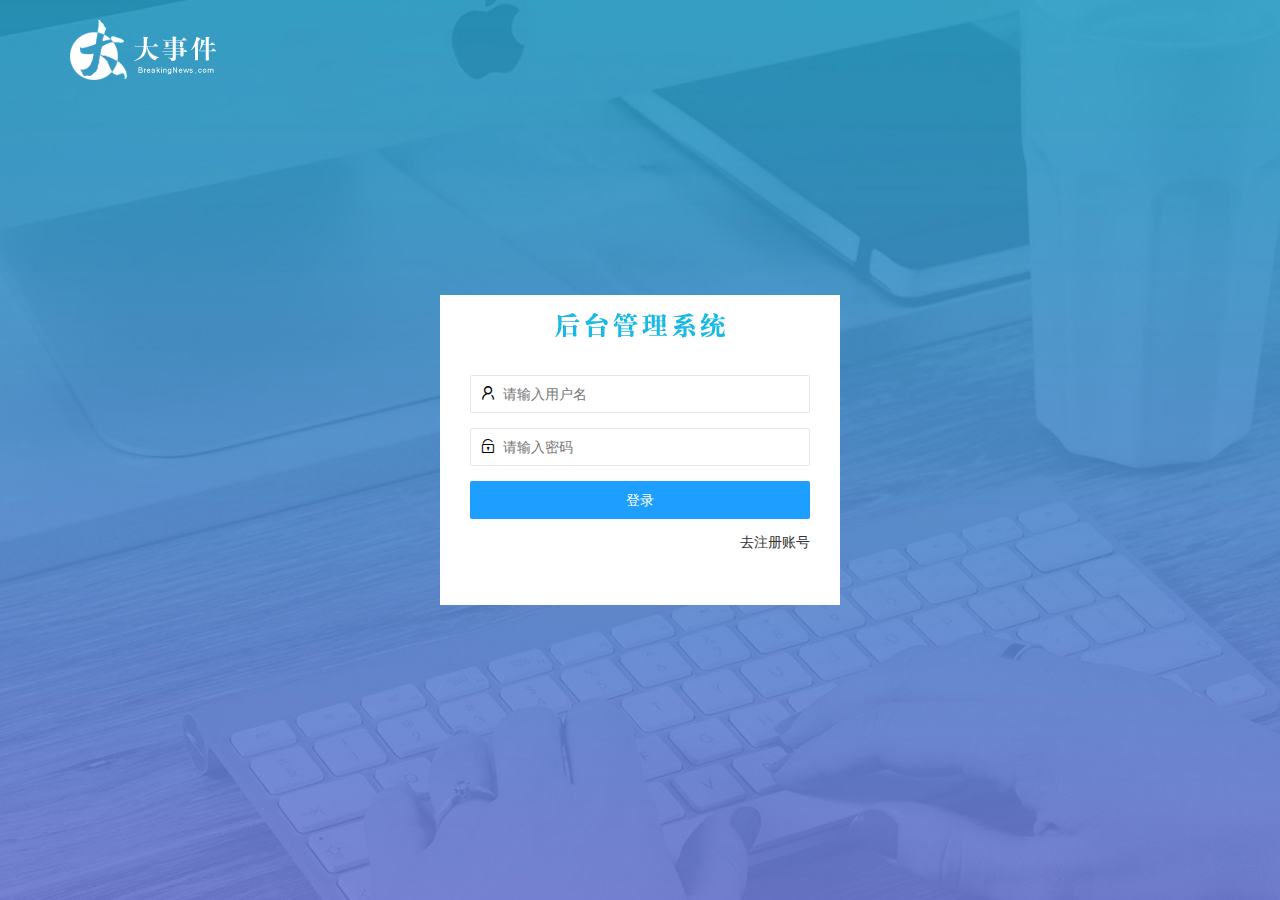
<file: login.html>
<!DOCTYPE html>
<html lang="en">

<head>
    <meta charset="UTF-8">
    <meta http-equiv="X-UA-Compatible" content="IE=edge">
    <meta name="viewport" content="width=device-width, initial-scale=1.0">
    <title>大事件</title>
    <link rel="stylesheet" href="/assets/lib/layui/css/layui.css">
    <link rel="stylesheet" href="/assets/css/login.css">
</head>

<body>
    <!-- 头部 logo 区域 -->
    <div class="layui-main logo">
        <img src="/assets/images/logo.png" alt="" />
    </div>

    <!-- 登陆注册区域 -->
    <div class="loginAndRegBox">
        <div class="title-box"></div>

        <!-- //登录页面 -->
        <div class="login-page">
            <!-- 登录的表单 -->
            <form action="" class="layui-form" id="login_form">
                <!-- 用户名 -->
                <div class="layui-form-item">
                    <i class="layui-icon layui-icon-username"></i>
                    <input type="text" class="layui-input" name="username" required lay-verify='required'
                        placeholder="请输入用户名" autocomplete="off">
                </div>
                <!-- 密码 -->
                <div class="layui-form-item">
                    <i class="layui-icon layui-icon-password"></i>
                    <input type="password" class="layui-input" name="password" required lay-verify='required|pwd'
                        placeholder="请输入密码" autocomplete="off">
                </div>
                <!-- 提交按钮 -->
                <div class="layui-form-item">
                    <button class="layui-btn layui-btn-fluid layui-btn-normal" lay-submit>登录</button>
                </div>
                <!-- 去注册账号按钮 -->
                <div class="layui-form-item">
                    <a href="javascript:;" id="login-box">去注册账号</a>
                </div>
            </form>
        </div>

        <!-- //注册页面 -->
        <div class="reg-page">
            <!-- 注册的表单 -->
            <form class="layui-form" id="form_reg">
                <!-- 用户名 -->
                <div class="layui-form-item">
                    <i class="layui-icon layui-icon-username"></i>
                    <input type="text" class="layui-input" name="username" required lay-verify='required'
                        placeholder="请输入用户名" autocomplete="off">
                </div>
                <!-- 密码 -->
                <div class="layui-form-item">
                    <i class="layui-icon layui-icon-password"></i>
                    <input type="password" class="layui-input" name="password" required lay-verify='required|pwd'
                        placeholder="请输入密码" autocomplete="off">
                </div>

                <div class="layui-form-item">
                    <i class="layui-icon layui-icon-password"></i>
                    <input type="password" class="layui-input" name="repassword" required
                        lay-verify='required|pwd|repwd' placeholder="请输入密码" autocomplete="off">
                </div>
                <!-- 提交按钮 -->
                <div class="layui-form-item">
                    <button class="layui-btn layui-btn-fluid layui-btn-normal" lay-submit>注册</button>
                </div>
                <!-- 去注册账号按钮 -->
                <div class="layui-form-item">
                    <a href="javascript:;" id="reg-box">去登陆</a>
                </div>
            </form>
        </div>
    </div>

    <script src="./assets/lib/jquery.js"></script>
    <script src="/assets/lib/layui/layui.all.js"></script>
    <script src="/assets/js/baseAPI.js"></script>
    <script src="/assets/js/loign.js"></script>
</body>

</html>
</file>
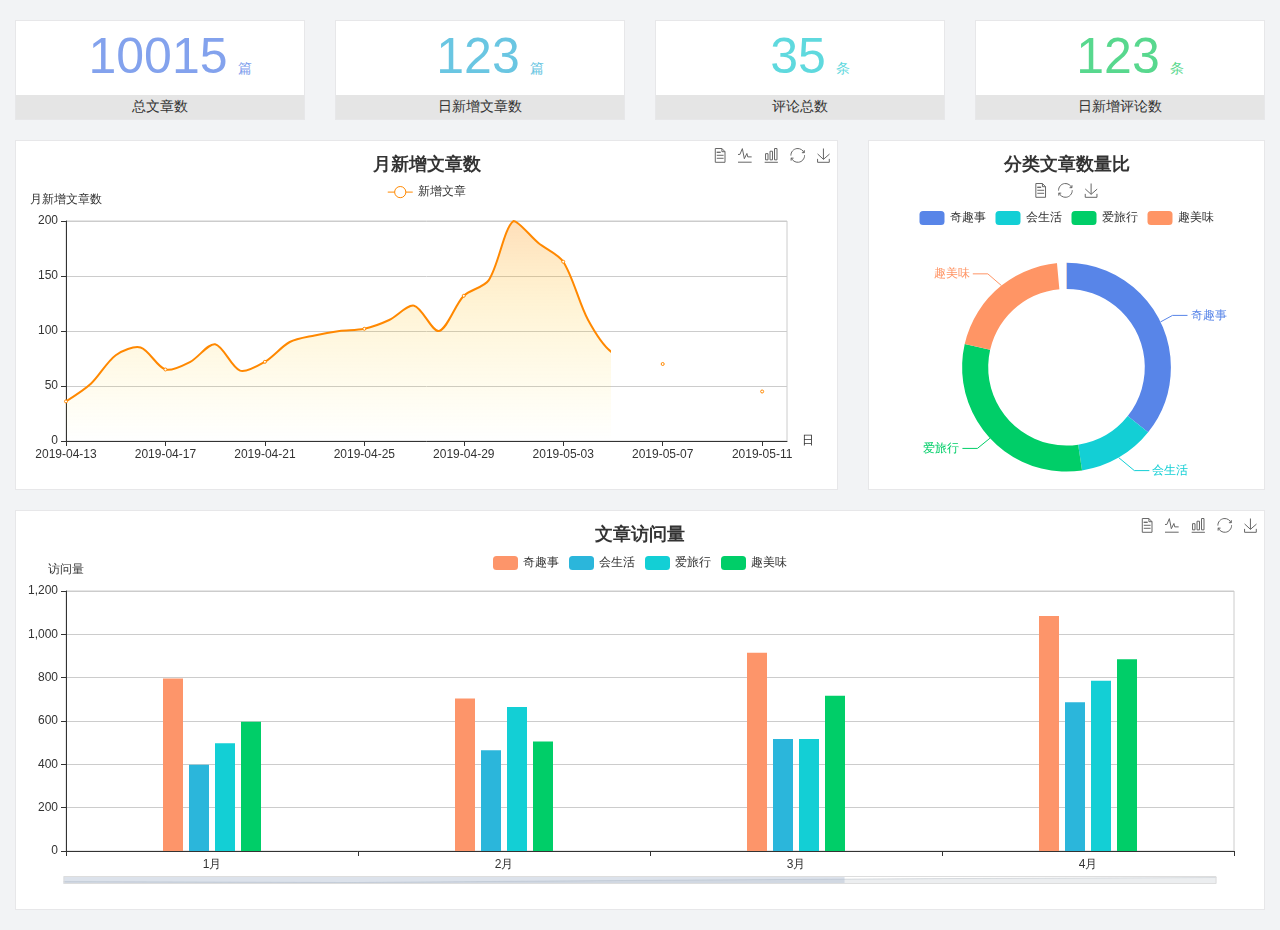
<file: home/dashboard.html>
<!DOCTYPE html>
<html lang="en">

<head>
  <meta charset="UTF-8">
  <meta name="viewport" content="width=device-width, initial-scale=1.0">
  <meta http-equiv="X-UA-Compatible" content="ie=edge">
  <title>图表统计</title>
  <link rel="stylesheet" href="../../assets/lib/bootstrap.css" />
  <link rel="stylesheet" href="../../assets/lib/main.css" />
  <script src="../../assets/lib/jquery.js"></script>
  <script type="text/javascript" src="../../assets/lib/echarts.min.js"></script>
</head>

<body>
  <div class="container-fluid">
    <div class="row spannel_list">
      <div class="col-sm-3 col-xs-6">
        <div class="spannel">
          <em>10015</em><span>篇</span>
          <b>总文章数</b>
        </div>
      </div>
      <div class="col-sm-3 col-xs-6">
        <div class="spannel scolor01">
          <em>123</em><span>篇</span>
          <b>日新增文章数</b>
        </div>
      </div>
      <div class="col-sm-3 col-xs-6">
        <div class="spannel scolor02">
          <em>35</em><span>条</span>
          <b>评论总数</b>
        </div>
      </div>
      <div class="col-sm-3 col-xs-6">
        <div class="spannel scolor03">
          <em>123</em><span>条</span>
          <b>日新增评论数</b>
        </div>
      </div>
    </div>
  </div>

  <div class="container-fluid">
    <div class="row curve-pie">
      <div class="col-lg-8 col-md-8">
        <div class="gragh_pannel" id="curve_show"></div>
      </div>
      <div class="col-lg-4 col-md-4">
        <div class="gragh_pannel" id="pie_show"></div>
      </div>
    </div>
  </div>

  <div class="container-fluid">
    <div class="column_pannel" id="column_show"></div>
  </div>

  <script>
    var oChart = echarts.init(document.getElementById('curve_show'));
    var aList_all = [
      { 'count': 36, 'date': '2019-04-13' },
      { 'count': 52, 'date': '2019-04-14' },
      { 'count': 78, 'date': '2019-04-15' },
      { 'count': 85, 'date': '2019-04-16' },
      { 'count': 65, 'date': '2019-04-17' },
      { 'count': 72, 'date': '2019-04-18' },
      { 'count': 88, 'date': '2019-04-19' },
      { 'count': 64, 'date': '2019-04-20' },
      { 'count': 72, 'date': '2019-04-21' },
      { 'count': 90, 'date': '2019-04-22' },
      { 'count': 96, 'date': '2019-04-23' },
      { 'count': 100, 'date': '2019-04-24' },
      { 'count': 102, 'date': '2019-04-25' },
      { 'count': 110, 'date': '2019-04-26' },
      { 'count': 123, 'date': '2019-04-27' },
      { 'count': 100, 'date': '2019-04-28' },
      { 'count': 132, 'date': '2019-04-29' },
      { 'count': 146, 'date': '2019-04-30' },
      { 'count': 200, 'date': '2019-05-01' },
      { 'count': 180, 'date': '2019-05-02' },
      { 'count': 163, 'date': '2019-05-03' },
      { 'count': 110, 'date': '2019-05-04' },
      { 'count': 80, 'date': '2019-05-05' },
      { 'count': 82, 'date': '2019-05-06' },
      { 'count': 70, 'date': '2019-05-07' },
      { 'count': 65, 'date': '2019-05-08' },
      { 'count': 54, 'date': '2019-05-09' },
      { 'count': 40, 'date': '2019-05-10' },
      { 'count': 45, 'date': '2019-05-11' },
      { 'count': 38, 'date': '2019-05-12' },
    ];

    let aCount = [];
    let aDate = [];

    for (var i = 0; i < aList_all.length; i++) {
      aCount.push(aList_all[i].count);
      aDate.push(aList_all[i].date);
    }

    var chartopt = {
      title: {
        text: '月新增文章数',
        left: 'center',
        top: '10'
      },
      tooltip: {
        trigger: 'axis'
      },
      legend: {
        data: ['新增文章'],
        top: '40'
      },
      toolbox: {
        show: true,
        feature: {
          mark: { show: true },
          dataView: { show: true, readOnly: false },
          magicType: { show: true, type: ['line', 'bar'] },
          restore: { show: true },
          saveAsImage: { show: true }
        }
      },
      calculable: true,
      xAxis: [
        {
          name: '日',
          type: 'category',
          boundaryGap: false,
          data: aDate
        }
      ],
      yAxis: [
        {
          name: '月新增文章数',
          type: 'value'
        }
      ],
      series: [
        {
          name: '新增文章',
          type: 'line',
          smooth: true,
          itemStyle: { normal: { areaStyle: { type: 'default' }, color: '#f80' }, lineStyle: { color: '#f80' } },
          data: aCount
        }],
      areaStyle: {
        normal: {
          color: new echarts.graphic.LinearGradient(0, 0, 0, 1, [{
            offset: 0,
            color: 'rgba(255,136,0,0.39)'
          }, {
            offset: .34,
            color: 'rgba(255,180,0,0.25)'
          }, {
            offset: 1,
            color: 'rgba(255,222,0,0.00)'
          }])

        }
      },
      grid: {
        show: true,
        x: 50,
        x2: 50,
        y: 80,
        height: 220
      }
    };

    oChart.setOption(chartopt);


    var oPie = echarts.init(document.getElementById('pie_show'));
    var oPieopt =
    {
      title: {
        top: 10,
        text: '分类文章数量比',
        x: 'center'
      },
      tooltip: {
        trigger: 'item',
        formatter: "{a} <br/>{b} : {c} ({d}%)"
      },
      color: ['#5885e8', '#13cfd5', '#00ce68', '#ff9565'],
      legend: {
        x: 'center',
        top: 65,
        data: ['奇趣事', '会生活', '爱旅行', '趣美味']
      },
      toolbox: {
        show: true,
        x: 'center',
        top: 35,
        feature: {
          mark: { show: true },
          dataView: { show: true, readOnly: false },
          magicType: {
            show: true,
            type: ['pie', 'funnel'],
            option: {
              funnel: {
                x: '25%',
                width: '50%',
                funnelAlign: 'left',
                max: 1548
              }
            }
          },
          restore: { show: true },
          saveAsImage: { show: true }
        }
      },
      calculable: true,
      series: [
        {
          name: '访问来源',
          type: 'pie',
          radius: ['45%', '60%'],
          center: ['50%', '65%'],
          data: [
            { value: 300, name: '奇趣事' },
            { value: 100, name: '会生活' },
            { value: 260, name: '爱旅行' },
            { value: 180, name: '趣美味' }
          ]
        }
      ]
    };
    oPie.setOption(oPieopt);



    var oColumn = this.echarts.init(document.getElementById('column_show'));
    var oColumnopt =
    {
      title: {
        text: '文章访问量',
        left: 'center',
        top: '10'
      },
      tooltip: {
        trigger: 'axis'
      },
      legend: {
        data: ['奇趣事', '会生活', '爱旅行', '趣美味'],
        top: '40'
      },
      toolbox: {
        show: true,
        feature: {
          mark: { show: true },
          dataView: { show: true, readOnly: false },
          magicType: { show: true, type: ['line', 'bar'] },
          restore: { show: true },
          saveAsImage: { show: true }
        }
      },
      calculable: true,
      xAxis: [
        {
          type: 'category',
          data: ['1月', '2月', '3月', '4月', '5月']
        }
      ],
      yAxis: [
        {
          name: '访问量',
          type: 'value'
        }
      ],
      series: [
        {
          name: '奇趣事',
          type: 'bar',
          barWidth: 20,
          itemStyle: {
            normal: { areaStyle: { type: 'default' }, color: '#fd956a' }
          },
          data: [800, 708, 920, 1090, 1200]
        },
        {
          name: '会生活',
          type: 'bar',
          barWidth: 20,
          itemStyle: {
            normal: { areaStyle: { type: 'default' }, color: '#2bb6db' }
          },
          data: [400, 468, 520, 690, 800]
        },
        {
          name: '爱旅行',
          type: 'bar',
          barWidth: 20,
          itemStyle: {
            normal: { areaStyle: { type: 'default' }, color: '#13cfd5' }
          },
          data: [500, 668, 520, 790, 900]
        },
        {
          name: '趣美味',
          type: 'bar',
          barWidth: 20,
          itemStyle: {
            normal: { areaStyle: { type: 'default' }, color: '#00ce68' }
          },
          data: [600, 508, 720, 890, 1000]
        }
      ],
      grid: {
        show: true,
        x: 50,
        x2: 30,
        y: 80,
        height: 260
      },
      dataZoom: [//给x轴设置滚动条
        {
          start: 0,//默认为0
          end: 100 - 1000 / 31,//默认为100
          type: 'slider',
          show: true,
          xAxisIndex: [0],
          handleSize: 0,//滑动条的 左右2个滑动条的大小
          height: 8,//组件高度
          left: 45, //左边的距离
          right: 50,//右边的距离
          bottom: 26,//右边的距离
          handleColor: '#ddd',//h滑动图标的颜色
          handleStyle: {
            borderColor: "#cacaca",
            borderWidth: "1",
            shadowBlur: 2,
            background: "#ddd",
            shadowColor: "#ddd",
          }
        }]
    };
    oColumn.setOption(oColumnopt);
  </script>
</body>

</html>
</file>
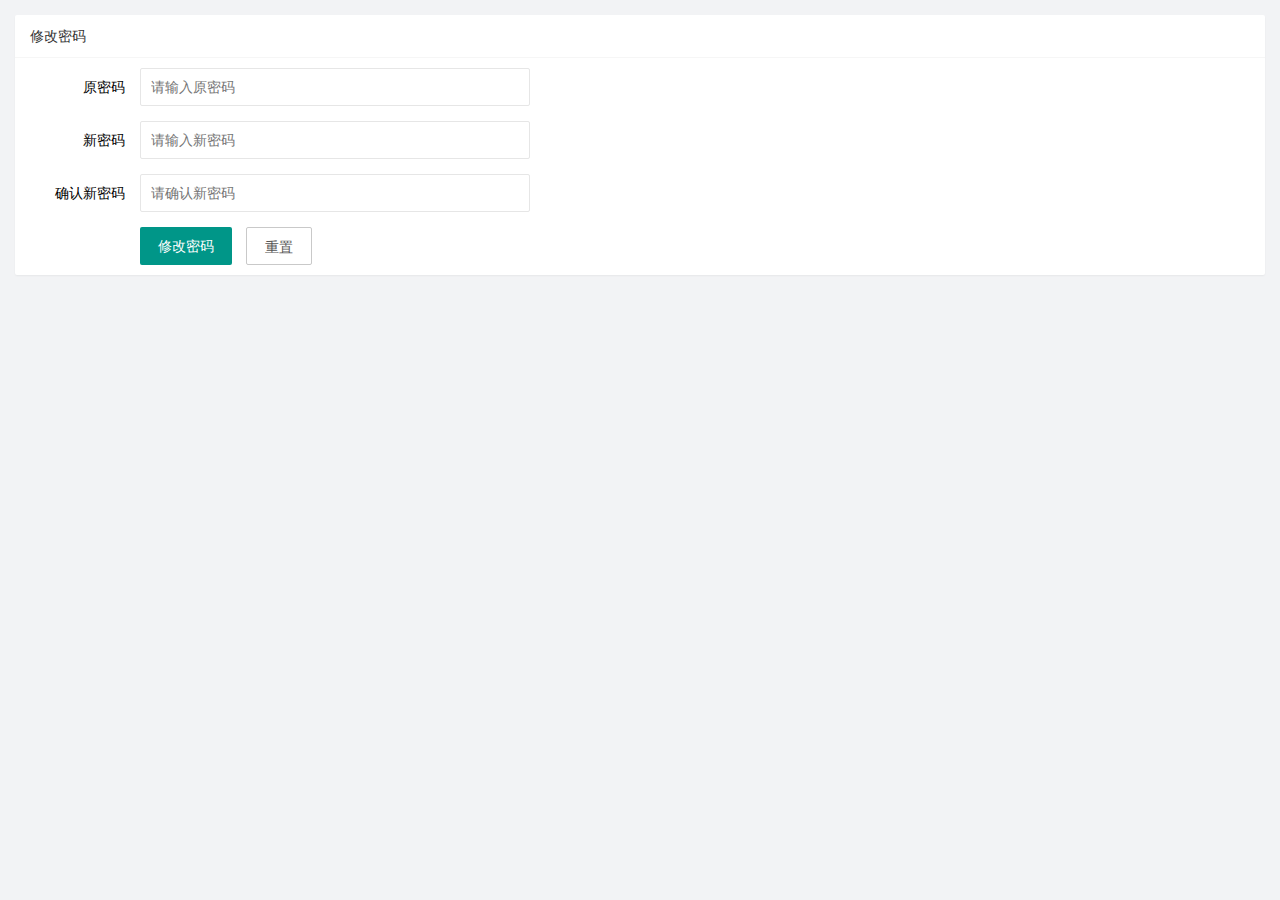
<file: user/reset_pwd.html>
<!DOCTYPE html>
<html lang="en">

<head>
    <meta charset="UTF-8">
    <meta http-equiv="X-UA-Compatible" content="IE=edge">
    <meta name="viewport" content="width=device-width, initial-scale=1.0">
    <title>Document</title>
    <link rel="stylesheet" href="/assets/lib/layui/css/layui.css">
    <link rel="stylesheet" href="/assets/css/user/user_info.css">
</head>

<body>
    <!-- 卡片区域 -->
    <div class="layui-card">
        <div class="layui-card-header">修改密码</div>
        <div class="layui-card-body">
            <!-- form表单区域 -->
            <form class="layui-form" lay-filter='user_info'>
                <input type="hidden" name="id">
                <div class="layui-form-item">
                    <label class="layui-form-label">原密码</label>
                    <div class="layui-input-block">
                        <input type="password" name="oldPwd" required lay-verify="required|pwd" placeholder="请输入原密码"
                            autocomplete="off" class="layui-input">
                    </div>
                </div>

                <div class="layui-form-item">
                    <label class="layui-form-label">新密码</label>
                    <div class="layui-input-block">
                        <input type="password" name="newPwd" required lay-verify="required|pwd|samePwd"
                            placeholder="请输入新密码" autocomplete="off" class="layui-input">
                    </div>
                </div>

                <div class="layui-form-item">
                    <label class="layui-form-label">确认新密码</label>
                    <div class="layui-input-block">
                        <input type="password" name="rePwd" required lay-verify="required|pwd|rePwd"
                            placeholder="请确认新密码" autocomplete="off" class="layui-input">
                    </div>
                </div>

                <div class="layui-input-block">
                    <button class="layui-btn" lay-submit lay-filter="formDemo">修改密码</button>
                    <button type="reset" class="layui-btn layui-btn-primary" id="reset1">重置</button>
                </div>
            </form>
        </div>
    </div>

    <script src="/assets/lib/layui/layui.all.js"></script>
    <script src="/assets/lib/jquery.js"></script>
    <script src="/assets/js/baseAPI.js"></script>
    <script src="/assets/js/user/reset_pwd.js"></script>
</body>

</html>
</file>
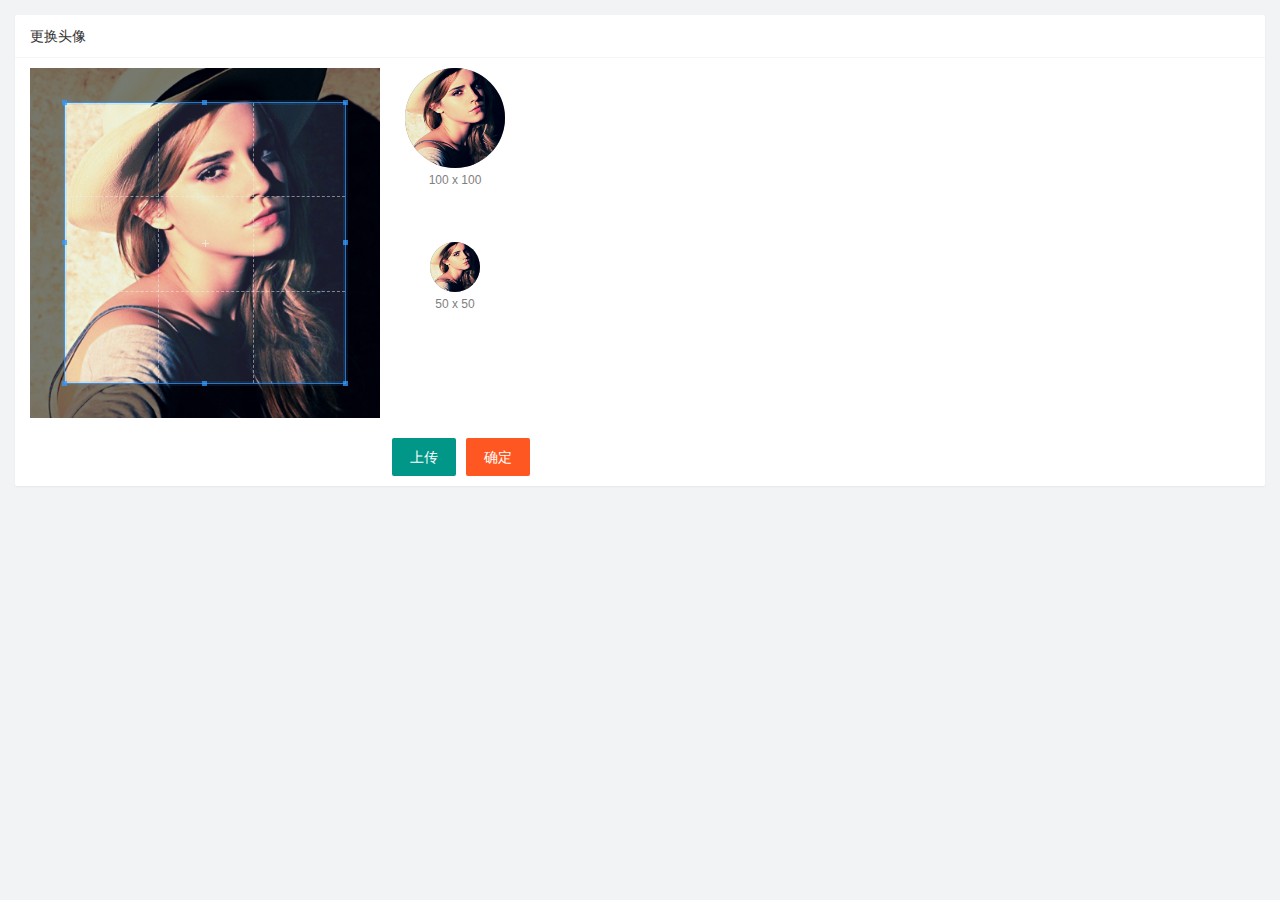
<file: user/user_avatar.html>
<!DOCTYPE html>
<html lang="en">

<head>
    <meta charset="UTF-8">
    <meta http-equiv="X-UA-Compatible" content="IE=edge">
    <meta name="viewport" content="width=device-width, initial-scale=1.0">
    <title>Document</title>
    <link rel="stylesheet" href="/assets/lib/layui/css/layui.css">
    <link rel="stylesheet" href="/assets/lib/cropper/cropper.css" />
    <link rel="stylesheet" href="/assets/css/user/user_avatar.css">
</head>

<body>
    <!-- 卡片区域  -->
    <div class="layui-card">
        <div class="layui-card-header">更换头像</div>
        <div class="layui-card-body">
            <!-- 第一行的图片裁剪和预览区域 -->
            <div class="row1">
                <!-- 图片裁剪区域 -->
                <div class="cropper-box">
                    <!-- 这个 img 标签很重要，将来会把它初始化为裁剪区域 -->
                    <img id="image" src="/assets/images/sample.jpg" />
                </div>
                <!-- 图片的预览区域 -->
                <div class="preview-box">
                    <div>
                        <!-- 宽高为 100px 的预览区域 -->
                        <div class="img-preview w100"></div>
                        <p class="size">100 x 100</p>
                    </div>
                    <div>
                        <!-- 宽高为 50px 的预览区域 -->
                        <div class="img-preview w50"></div>
                        <p class="size">50 x 50</p>
                    </div>
                </div>
            </div>

            <!-- 第二行的按钮区域 -->
            <div class="row2">
                <!-- 通过accept 属性,可以指定,允许用户选择什么样类型的文件 -->
                <input type="file" id="file" accept="image/jpeg, image/png">
                <button type="button" class="layui-btn" id="btnChooseImg">上传</button>
                <button type="button" class="layui-btn layui-btn-danger" id="btnUpload">确定</button>
            </div>
        </div>
    </div>
    <script src="/assets/lib/layui/layui.all.js"></script>
    <script src="/assets/lib/jquery.js"></script>
    <script src="/assets/lib/cropper/Cropper.js"></script>
    <script src="/assets/lib/cropper/jquery-cropper.js"></script>
    <script src="/assets/js/baseAPI.js"></script>
    <script src="/assets/js/user/user_avator.js"></script>
</body>

</html>
</file>
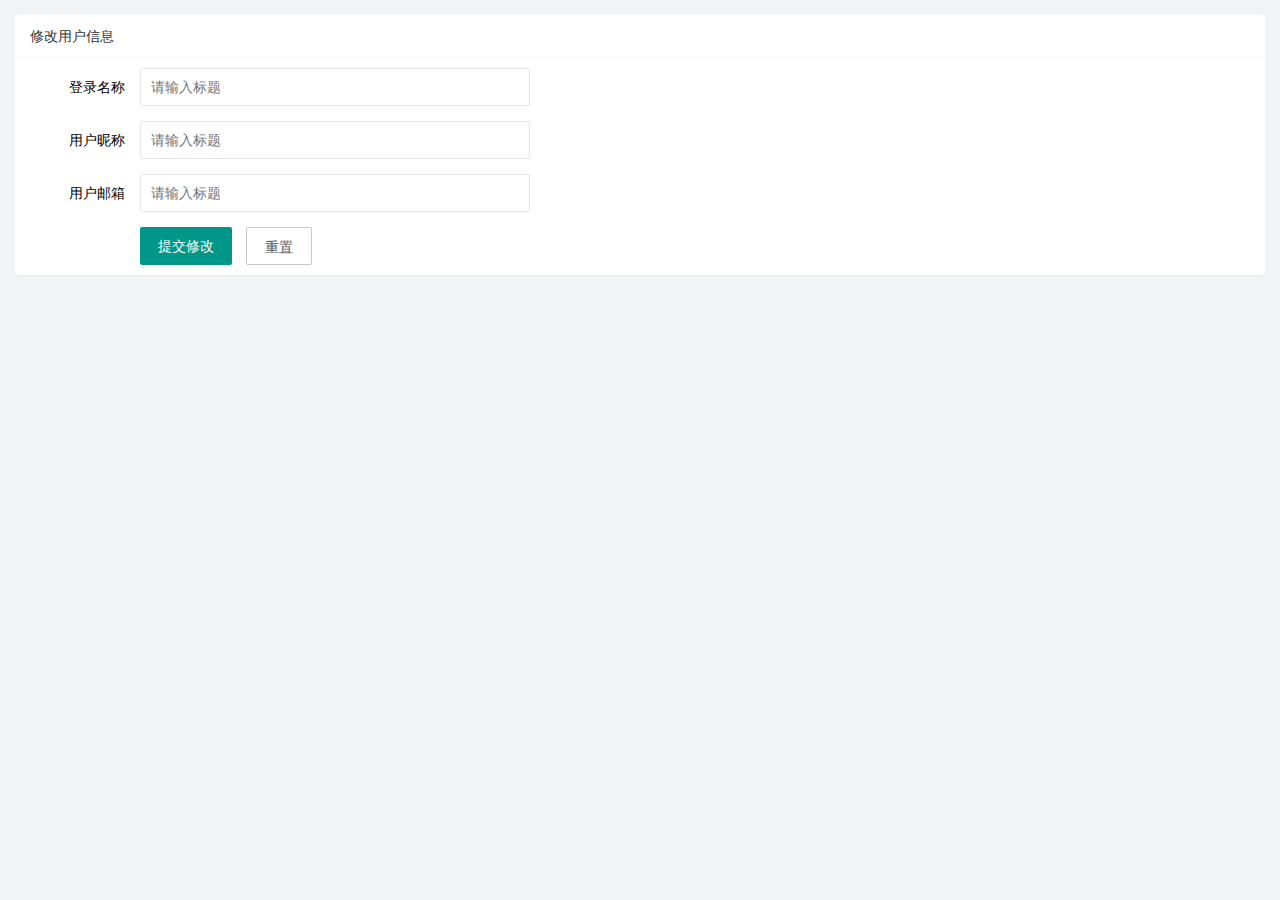
<file: user/user_info.html>
<!DOCTYPE html>
<html lang="en">

<head>
    <meta charset="UTF-8">
    <meta http-equiv="X-UA-Compatible" content="IE=edge">
    <meta name="viewport" content="width=device-width, initial-scale=1.0">
    <title>Document</title>
    <link rel="stylesheet" href="/assets/lib/layui/css/layui.css">
    <link rel="stylesheet" href="/assets/css/user/user_info.css">
</head>

<body>
    <!-- 卡片区域 -->
    <div class="layui-card">
        <div class="layui-card-header">修改用户信息</div>
        <div class="layui-card-body">
            <!-- form表单区域 -->
            <form class="layui-form" lay-filter='user_info'>
                <input type="hidden" name="id">
                <div class="layui-form-item">
                    <label class="layui-form-label">登录名称</label>
                    <div class="layui-input-block">
                        <input type="text" name="username" required lay-verify="required" placeholder="请输入标题"
                            autocomplete="off" class="layui-input" readonly>
                    </div>
                </div>

                <div class="layui-form-item">
                    <label class="layui-form-label">用户昵称</label>
                    <div class="layui-input-block">
                        <input type="text" name="nickname" required lay-verify="required|nickname" placeholder="请输入标题"
                            autocomplete="off" class="layui-input">
                    </div>
                </div>

                <div class="layui-form-item">
                    <label class="layui-form-label">用户邮箱</label>
                    <div class="layui-input-block">
                        <input type="text" name="email" required lay-verify="required|eamil" placeholder="请输入标题"
                            autocomplete="off" class="layui-input">
                    </div>
                </div>

                <div class="layui-input-block">
                    <button class="layui-btn" lay-submit lay-filter="formDemo">提交修改</button>
                    <button type="reset" class="layui-btn layui-btn-primary" id="reset">重置</button>
                </div>
            </form>
        </div>
    </div>

    <script src="/assets/lib/layui/layui.all.js"></script>
    <script src="/assets/lib/jquery.js"></script>
    <script src="/assets/js/baseAPI.js"></script>
    <script src="/assets/js/user/user_info.js"></script>
</body>

</html>
</file>
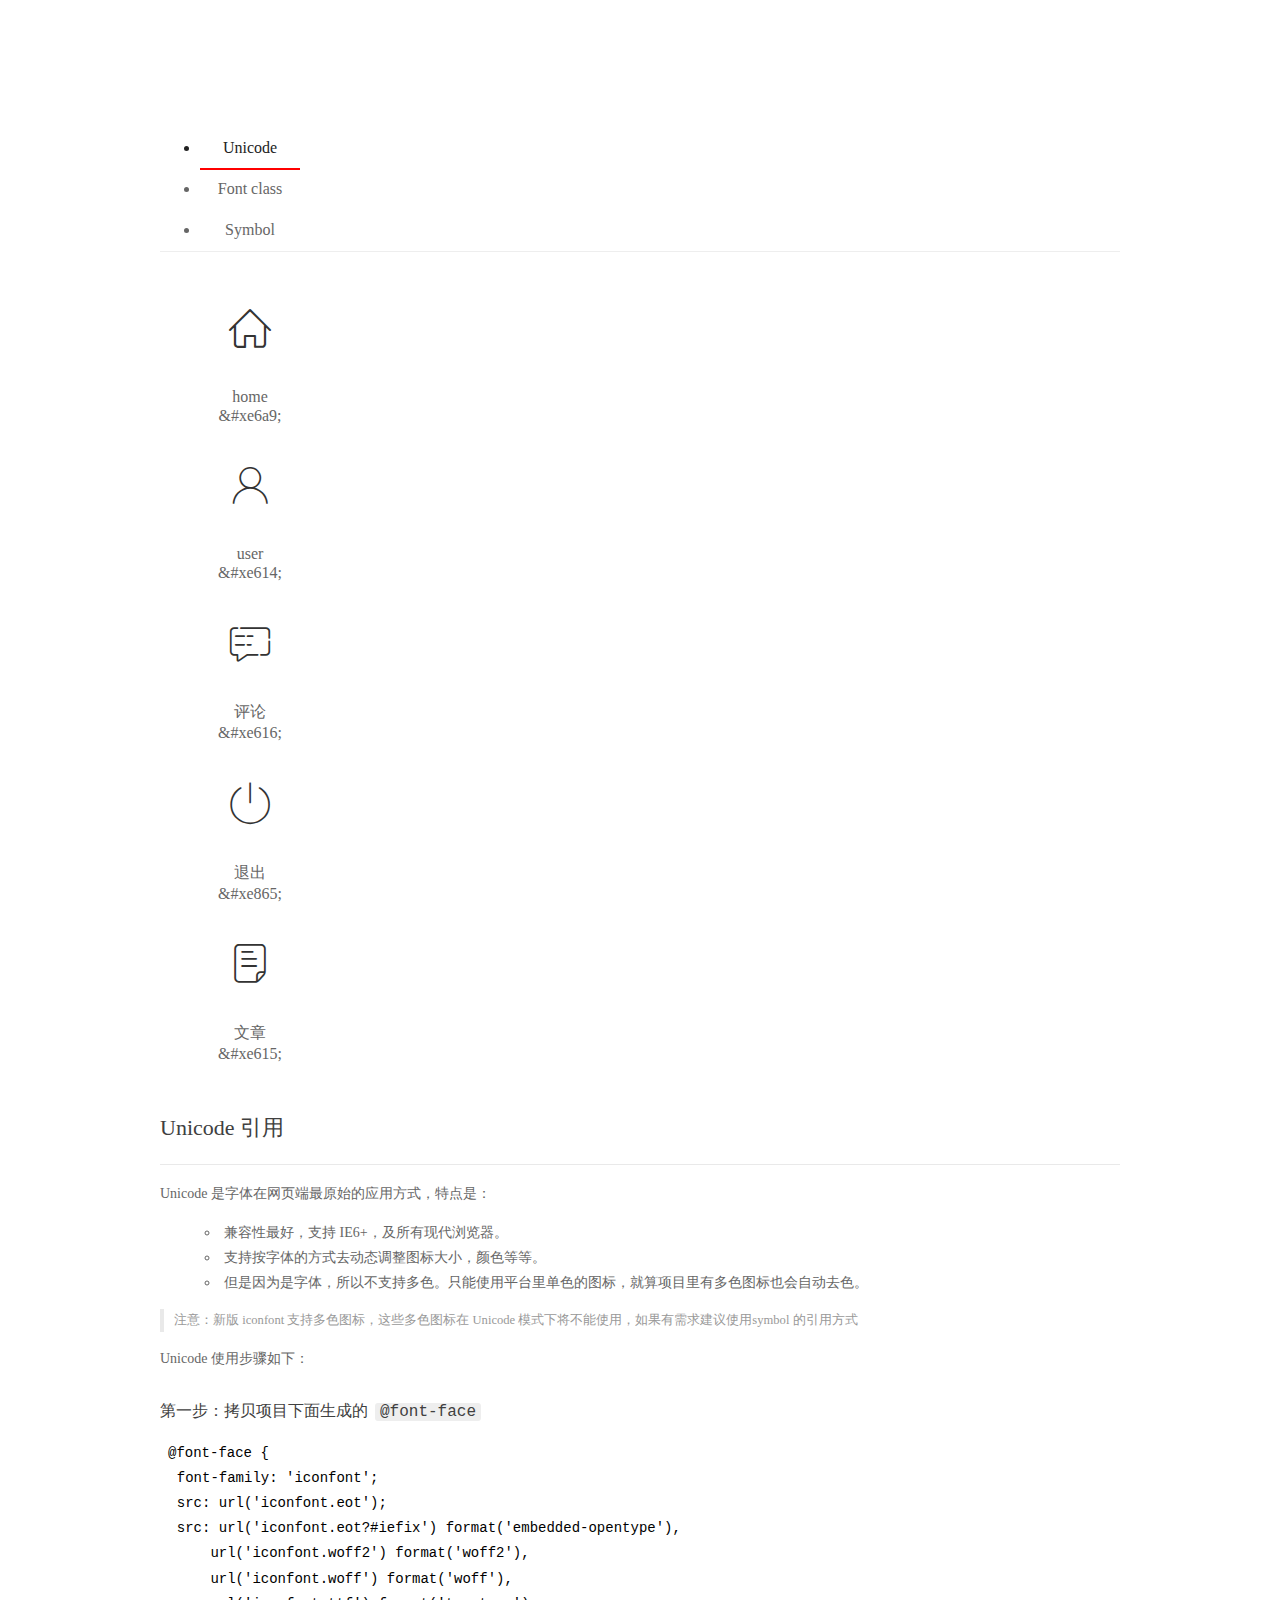
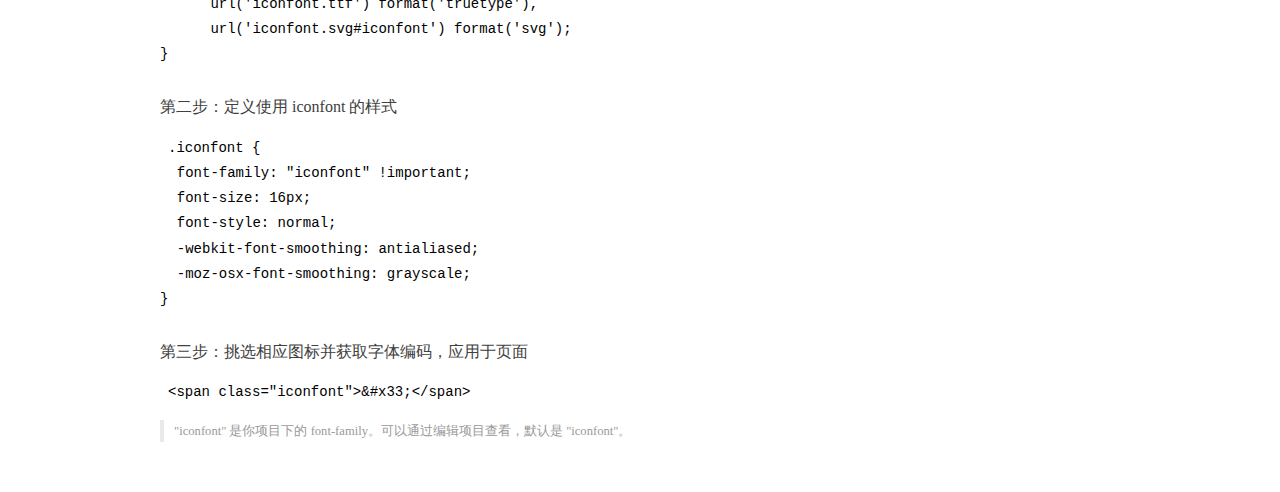
<file: assets/fonts/demo_index.html>
<!DOCTYPE html>
<html>
<head>
  <meta charset="utf-8"/>
  <title>IconFont Demo</title>
  <link rel="shortcut icon" href="https://gtms04.alicdn.com/tps/i4/TB1_oz6GVXXXXaFXpXXJDFnIXXX-64-64.ico" type="image/x-icon"/>
  <link rel="stylesheet" href="https://g.alicdn.com/thx/cube/1.3.2/cube.min.css">
  <link rel="stylesheet" href="demo.css">
  <link rel="stylesheet" href="iconfont.css">
  <script src="iconfont.js"></script>
  <!-- jQuery -->
  <script src="https://a1.alicdn.com/oss/uploads/2018/12/26/7bfddb60-08e8-11e9-9b04-53e73bb6408b.js"></script>
  <!-- 代码高亮 -->
  <script src="https://a1.alicdn.com/oss/uploads/2018/12/26/a3f714d0-08e6-11e9-8a15-ebf944d7534c.js"></script>
</head>
<body>
  <div class="main">
    <h1 class="logo"><a href="https://www.iconfont.cn/" title="iconfont 首页" target="_blank">&#xe86b;</a></h1>
    <div class="nav-tabs">
      <ul id="tabs" class="dib-box">
        <li class="dib active"><span>Unicode</span></li>
        <li class="dib"><span>Font class</span></li>
        <li class="dib"><span>Symbol</span></li>
      </ul>
      
    </div>
    <div class="tab-container">
      <div class="content unicode" style="display: block;">
          <ul class="icon_lists dib-box">
          
            <li class="dib">
              <span class="icon iconfont">&#xe6a9;</span>
                <div class="name">home</div>
                <div class="code-name">&amp;#xe6a9;</div>
              </li>
          
            <li class="dib">
              <span class="icon iconfont">&#xe614;</span>
                <div class="name">user</div>
                <div class="code-name">&amp;#xe614;</div>
              </li>
          
            <li class="dib">
              <span class="icon iconfont">&#xe616;</span>
                <div class="name">评论</div>
                <div class="code-name">&amp;#xe616;</div>
              </li>
          
            <li class="dib">
              <span class="icon iconfont">&#xe865;</span>
                <div class="name">退出</div>
                <div class="code-name">&amp;#xe865;</div>
              </li>
          
            <li class="dib">
              <span class="icon iconfont">&#xe615;</span>
                <div class="name">文章</div>
                <div class="code-name">&amp;#xe615;</div>
              </li>
          
          </ul>
          <div class="article markdown">
          <h2 id="unicode-">Unicode 引用</h2>
          <hr>

          <p>Unicode 是字体在网页端最原始的应用方式，特点是：</p>
          <ul>
            <li>兼容性最好，支持 IE6+，及所有现代浏览器。</li>
            <li>支持按字体的方式去动态调整图标大小，颜色等等。</li>
            <li>但是因为是字体，所以不支持多色。只能使用平台里单色的图标，就算项目里有多色图标也会自动去色。</li>
          </ul>
          <blockquote>
            <p>注意：新版 iconfont 支持多色图标，这些多色图标在 Unicode 模式下将不能使用，如果有需求建议使用symbol 的引用方式</p>
          </blockquote>
          <p>Unicode 使用步骤如下：</p>
          <h3 id="-font-face">第一步：拷贝项目下面生成的 <code>@font-face</code></h3>
<pre><code class="language-css"
>@font-face {
  font-family: 'iconfont';
  src: url('iconfont.eot');
  src: url('iconfont.eot?#iefix') format('embedded-opentype'),
      url('iconfont.woff2') format('woff2'),
      url('iconfont.woff') format('woff'),
      url('iconfont.ttf') format('truetype'),
      url('iconfont.svg#iconfont') format('svg');
}
</code></pre>
          <h3 id="-iconfont-">第二步：定义使用 iconfont 的样式</h3>
<pre><code class="language-css"
>.iconfont {
  font-family: "iconfont" !important;
  font-size: 16px;
  font-style: normal;
  -webkit-font-smoothing: antialiased;
  -moz-osx-font-smoothing: grayscale;
}
</code></pre>
          <h3 id="-">第三步：挑选相应图标并获取字体编码，应用于页面</h3>
<pre>
<code class="language-html"
>&lt;span class="iconfont"&gt;&amp;#x33;&lt;/span&gt;
</code></pre>
          <blockquote>
            <p>"iconfont" 是你项目下的 font-family。可以通过编辑项目查看，默认是 "iconfont"。</p>
          </blockquote>
          </div>
      </div>
      <div class="content font-class">
        <ul class="icon_lists dib-box">
          
          <li class="dib">
            <span class="icon iconfont icon-home"></span>
            <div class="name">
              home
            </div>
            <div class="code-name">.icon-home
            </div>
          </li>
          
          <li class="dib">
            <span class="icon iconfont icon-user"></span>
            <div class="name">
              user
            </div>
            <div class="code-name">.icon-user
            </div>
          </li>
          
          <li class="dib">
            <span class="icon iconfont icon-pinglun"></span>
            <div class="name">
              评论
            </div>
            <div class="code-name">.icon-pinglun
            </div>
          </li>
          
          <li class="dib">
            <span class="icon iconfont icon-tuichu"></span>
            <div class="name">
              退出
            </div>
            <div class="code-name">.icon-tuichu
            </div>
          </li>
          
          <li class="dib">
            <span class="icon iconfont icon-16"></span>
            <div class="name">
              文章
            </div>
            <div class="code-name">.icon-16
            </div>
          </li>
          
        </ul>
        <div class="article markdown">
        <h2 id="font-class-">font-class 引用</h2>
        <hr>

        <p>font-class 是 Unicode 使用方式的一种变种，主要是解决 Unicode 书写不直观，语意不明确的问题。</p>
        <p>与 Unicode 使用方式相比，具有如下特点：</p>
        <ul>
          <li>兼容性良好，支持 IE8+，及所有现代浏览器。</li>
          <li>相比于 Unicode 语意明确，书写更直观。可以很容易分辨这个 icon 是什么。</li>
          <li>因为使用 class 来定义图标，所以当要替换图标时，只需要修改 class 里面的 Unicode 引用。</li>
          <li>不过因为本质上还是使用的字体，所以多色图标还是不支持的。</li>
        </ul>
        <p>使用步骤如下：</p>
        <h3 id="-fontclass-">第一步：引入项目下面生成的 fontclass 代码：</h3>
<pre><code class="language-html">&lt;link rel="stylesheet" href="./iconfont.css"&gt;
</code></pre>
        <h3 id="-">第二步：挑选相应图标并获取类名，应用于页面：</h3>
<pre><code class="language-html">&lt;span class="iconfont icon-xxx"&gt;&lt;/span&gt;
</code></pre>
        <blockquote>
          <p>"
            iconfont" 是你项目下的 font-family。可以通过编辑项目查看，默认是 "iconfont"。</p>
        </blockquote>
      </div>
      </div>
      <div class="content symbol">
          <ul class="icon_lists dib-box">
          
            <li class="dib">
                <svg class="icon svg-icon" aria-hidden="true">
                  <use xlink:href="#icon-home"></use>
                </svg>
                <div class="name">home</div>
                <div class="code-name">#icon-home</div>
            </li>
          
            <li class="dib">
                <svg class="icon svg-icon" aria-hidden="true">
                  <use xlink:href="#icon-user"></use>
                </svg>
                <div class="name">user</div>
                <div class="code-name">#icon-user</div>
            </li>
          
            <li class="dib">
                <svg class="icon svg-icon" aria-hidden="true">
                  <use xlink:href="#icon-pinglun"></use>
                </svg>
                <div class="name">评论</div>
                <div class="code-name">#icon-pinglun</div>
            </li>
          
            <li class="dib">
                <svg class="icon svg-icon" aria-hidden="true">
                  <use xlink:href="#icon-tuichu"></use>
                </svg>
                <div class="name">退出</div>
                <div class="code-name">#icon-tuichu</div>
            </li>
          
            <li class="dib">
                <svg class="icon svg-icon" aria-hidden="true">
                  <use xlink:href="#icon-16"></use>
                </svg>
                <div class="name">文章</div>
                <div class="code-name">#icon-16</div>
            </li>
          
          </ul>
          <div class="article markdown">
          <h2 id="symbol-">Symbol 引用</h2>
          <hr>

          <p>这是一种全新的使用方式，应该说这才是未来的主流，也是平台目前推荐的用法。相关介绍可以参考这篇<a href="">文章</a>
            这种用法其实是做了一个 SVG 的集合，与另外两种相比具有如下特点：</p>
          <ul>
            <li>支持多色图标了，不再受单色限制。</li>
            <li>通过一些技巧，支持像字体那样，通过 <code>font-size</code>, <code>color</code> 来调整样式。</li>
            <li>兼容性较差，支持 IE9+，及现代浏览器。</li>
            <li>浏览器渲染 SVG 的性能一般，还不如 png。</li>
          </ul>
          <p>使用步骤如下：</p>
          <h3 id="-symbol-">第一步：引入项目下面生成的 symbol 代码：</h3>
<pre><code class="language-html">&lt;script src="./iconfont.js"&gt;&lt;/script&gt;
</code></pre>
          <h3 id="-css-">第二步：加入通用 CSS 代码（引入一次就行）：</h3>
<pre><code class="language-html">&lt;style&gt;
.icon {
  width: 1em;
  height: 1em;
  vertical-align: -0.15em;
  fill: currentColor;
  overflow: hidden;
}
&lt;/style&gt;
</code></pre>
          <h3 id="-">第三步：挑选相应图标并获取类名，应用于页面：</h3>
<pre><code class="language-html">&lt;svg class="icon" aria-hidden="true"&gt;
  &lt;use xlink:href="#icon-xxx"&gt;&lt;/use&gt;
&lt;/svg&gt;
</code></pre>
          </div>
      </div>

    </div>
  </div>
  <script>
  $(document).ready(function () {
      $('.tab-container .content:first').show()

      $('#tabs li').click(function (e) {
        var tabContent = $('.tab-container .content')
        var index = $(this).index()

        if ($(this).hasClass('active')) {
          return
        } else {
          $('#tabs li').removeClass('active')
          $(this).addClass('active')

          tabContent.hide().eq(index).fadeIn()
        }
      })
    })
  </script>
</body>
</html>
</file>
<file: assets/lib/layui/css/layui.css>
/** layui-v2.5.5 MIT License By https://www.layui.com */
 .layui-inline,img{display:inline-block;vertical-align:middle}h1,h2,h3,h4,h5,h6{font-weight:400}.layui-edge,.layui-header,.layui-inline,.layui-main{position:relative}.layui-body,.layui-edge,.layui-elip{overflow:hidden}.layui-btn,.layui-edge,.layui-inline,img{vertical-align:middle}.layui-btn,.layui-disabled,.layui-icon,.layui-unselect{-moz-user-select:none;-webkit-user-select:none;-ms-user-select:none}.layui-elip,.layui-form-checkbox span,.layui-form-pane .layui-form-label{text-overflow:ellipsis;white-space:nowrap}.layui-breadcrumb,.layui-tree-btnGroup{visibility:hidden}blockquote,body,button,dd,div,dl,dt,form,h1,h2,h3,h4,h5,h6,input,li,ol,p,pre,td,textarea,th,ul{margin:0;padding:0;-webkit-tap-highlight-color:rgba(0,0,0,0)}a:active,a:hover{outline:0}img{border:none}li{list-style:none}table{border-collapse:collapse;border-spacing:0}h4,h5,h6{font-size:100%}button,input,optgroup,option,select,textarea{font-family:inherit;font-size:inherit;font-style:inherit;font-weight:inherit;outline:0}pre{white-space:pre-wrap;white-space:-moz-pre-wrap;white-space:-pre-wrap;white-space:-o-pre-wrap;word-wrap:break-word}body{line-height:24px;font:14px Helvetica Neue,Helvetica,PingFang SC,Tahoma,Arial,sans-serif}hr{height:1px;margin:10px 0;border:0;clear:both}a{color:#333;text-decoration:none}a:hover{color:#777}a cite{font-style:normal;*cursor:pointer}.layui-border-box,.layui-border-box *{box-sizing:border-box}.layui-box,.layui-box *{box-sizing:content-box}.layui-clear{clear:both;*zoom:1}.layui-clear:after{content:'\20';clear:both;*zoom:1;display:block;height:0}.layui-inline{*display:inline;*zoom:1}.layui-edge{display:inline-block;width:0;height:0;border-width:6px;border-style:dashed;border-color:transparent}.layui-edge-top{top:-4px;border-bottom-color:#999;border-bottom-style:solid}.layui-edge-right{border-left-color:#999;border-left-style:solid}.layui-edge-bottom{top:2px;border-top-color:#999;border-top-style:solid}.layui-edge-left{border-right-color:#999;border-right-style:solid}.layui-disabled,.layui-disabled:hover{color:#d2d2d2!important;cursor:not-allowed!important}.layui-circle{border-radius:100%}.layui-show{display:block!important}.layui-hide{display:none!important}@font-face{font-family:layui-icon;src:url(../font/iconfont.eot?v=250);src:url(../font/iconfont.eot?v=250#iefix) format('embedded-opentype'),url(../font/iconfont.woff2?v=250) format('woff2'),url(../font/iconfont.woff?v=250) format('woff'),url(../font/iconfont.ttf?v=250) format('truetype'),url(../font/iconfont.svg?v=250#layui-icon) format('svg')}.layui-icon{font-family:layui-icon!important;font-size:16px;font-style:normal;-webkit-font-smoothing:antialiased;-moz-osx-font-smoothing:grayscale}.layui-icon-reply-fill:before{content:"\e611"}.layui-icon-set-fill:before{content:"\e614"}.layui-icon-menu-fill:before{content:"\e60f"}.layui-icon-search:before{content:"\e615"}.layui-icon-share:before{content:"\e641"}.layui-icon-set-sm:before{content:"\e620"}.layui-icon-engine:before{content:"\e628"}.layui-icon-close:before{content:"\1006"}.layui-icon-close-fill:before{content:"\1007"}.layui-icon-chart-screen:before{content:"\e629"}.layui-icon-star:before{content:"\e600"}.layui-icon-circle-dot:before{content:"\e617"}.layui-icon-chat:before{content:"\e606"}.layui-icon-release:before{content:"\e609"}.layui-icon-list:before{content:"\e60a"}.layui-icon-chart:before{content:"\e62c"}.layui-icon-ok-circle:before{content:"\1005"}.layui-icon-layim-theme:before{content:"\e61b"}.layui-icon-table:before{content:"\e62d"}.layui-icon-right:before{content:"\e602"}.layui-icon-left:before{content:"\e603"}.layui-icon-cart-simple:before{content:"\e698"}.layui-icon-face-cry:before{content:"\e69c"}.layui-icon-face-smile:before{content:"\e6af"}.layui-icon-survey:before{content:"\e6b2"}.layui-icon-tree:before{content:"\e62e"}.layui-icon-upload-circle:before{content:"\e62f"}.layui-icon-add-circle:before{content:"\e61f"}.layui-icon-download-circle:before{content:"\e601"}.layui-icon-templeate-1:before{content:"\e630"}.layui-icon-util:before{content:"\e631"}.layui-icon-face-surprised:before{content:"\e664"}.layui-icon-edit:before{content:"\e642"}.layui-icon-speaker:before{content:"\e645"}.layui-icon-down:before{content:"\e61a"}.layui-icon-file:before{content:"\e621"}.layui-icon-layouts:before{content:"\e632"}.layui-icon-rate-half:before{content:"\e6c9"}.layui-icon-add-circle-fine:before{content:"\e608"}.layui-icon-prev-circle:before{content:"\e633"}.layui-icon-read:before{content:"\e705"}.layui-icon-404:before{content:"\e61c"}.layui-icon-carousel:before{content:"\e634"}.layui-icon-help:before{content:"\e607"}.layui-icon-code-circle:before{content:"\e635"}.layui-icon-water:before{content:"\e636"}.layui-icon-username:before{content:"\e66f"}.layui-icon-find-fill:before{content:"\e670"}.layui-icon-about:before{content:"\e60b"}.layui-icon-location:before{content:"\e715"}.layui-icon-up:before{content:"\e619"}.layui-icon-pause:before{content:"\e651"}.layui-icon-date:before{content:"\e637"}.layui-icon-layim-uploadfile:before{content:"\e61d"}.layui-icon-delete:before{content:"\e640"}.layui-icon-play:before{content:"\e652"}.layui-icon-top:before{content:"\e604"}.layui-icon-friends:before{content:"\e612"}.layui-icon-refresh-3:before{content:"\e9aa"}.layui-icon-ok:before{content:"\e605"}.layui-icon-layer:before{content:"\e638"}.layui-icon-face-smile-fine:before{content:"\e60c"}.layui-icon-dollar:before{content:"\e659"}.layui-icon-group:before{content:"\e613"}.layui-icon-layim-download:before{content:"\e61e"}.layui-icon-picture-fine:before{content:"\e60d"}.layui-icon-link:before{content:"\e64c"}.layui-icon-diamond:before{content:"\e735"}.layui-icon-log:before{content:"\e60e"}.layui-icon-rate-solid:before{content:"\e67a"}.layui-icon-fonts-del:before{content:"\e64f"}.layui-icon-unlink:before{content:"\e64d"}.layui-icon-fonts-clear:before{content:"\e639"}.layui-icon-triangle-r:before{content:"\e623"}.layui-icon-circle:before{content:"\e63f"}.layui-icon-radio:before{content:"\e643"}.layui-icon-align-center:before{content:"\e647"}.layui-icon-align-right:before{content:"\e648"}.layui-icon-align-left:before{content:"\e649"}.layui-icon-loading-1:before{content:"\e63e"}.layui-icon-return:before{content:"\e65c"}.layui-icon-fonts-strong:before{content:"\e62b"}.layui-icon-upload:before{content:"\e67c"}.layui-icon-dialogue:before{content:"\e63a"}.layui-icon-video:before{content:"\e6ed"}.layui-icon-headset:before{content:"\e6fc"}.layui-icon-cellphone-fine:before{content:"\e63b"}.layui-icon-add-1:before{content:"\e654"}.layui-icon-face-smile-b:before{content:"\e650"}.layui-icon-fonts-html:before{content:"\e64b"}.layui-icon-form:before{content:"\e63c"}.layui-icon-cart:before{content:"\e657"}.layui-icon-camera-fill:before{content:"\e65d"}.layui-icon-tabs:before{content:"\e62a"}.layui-icon-fonts-code:before{content:"\e64e"}.layui-icon-fire:before{content:"\e756"}.layui-icon-set:before{content:"\e716"}.layui-icon-fonts-u:before{content:"\e646"}.layui-icon-triangle-d:before{content:"\e625"}.layui-icon-tips:before{content:"\e702"}.layui-icon-picture:before{content:"\e64a"}.layui-icon-more-vertical:before{content:"\e671"}.layui-icon-flag:before{content:"\e66c"}.layui-icon-loading:before{content:"\e63d"}.layui-icon-fonts-i:before{content:"\e644"}.layui-icon-refresh-1:before{content:"\e666"}.layui-icon-rmb:before{content:"\e65e"}.layui-icon-home:before{content:"\e68e"}.layui-icon-user:before{content:"\e770"}.layui-icon-notice:before{content:"\e667"}.layui-icon-login-weibo:before{content:"\e675"}.layui-icon-voice:before{content:"\e688"}.layui-icon-upload-drag:before{content:"\e681"}.layui-icon-login-qq:before{content:"\e676"}.layui-icon-snowflake:before{content:"\e6b1"}.layui-icon-file-b:before{content:"\e655"}.layui-icon-template:before{content:"\e663"}.layui-icon-auz:before{content:"\e672"}.layui-icon-console:before{content:"\e665"}.layui-icon-app:before{content:"\e653"}.layui-icon-prev:before{content:"\e65a"}.layui-icon-website:before{content:"\e7ae"}.layui-icon-next:before{content:"\e65b"}.layui-icon-component:before{content:"\e857"}.layui-icon-more:before{content:"\e65f"}.layui-icon-login-wechat:before{content:"\e677"}.layui-icon-shrink-right:before{content:"\e668"}.layui-icon-spread-left:before{content:"\e66b"}.layui-icon-camera:before{content:"\e660"}.layui-icon-note:before{content:"\e66e"}.layui-icon-refresh:before{content:"\e669"}.layui-icon-female:before{content:"\e661"}.layui-icon-male:before{content:"\e662"}.layui-icon-password:before{content:"\e673"}.layui-icon-senior:before{content:"\e674"}.layui-icon-theme:before{content:"\e66a"}.layui-icon-tread:before{content:"\e6c5"}.layui-icon-praise:before{content:"\e6c6"}.layui-icon-star-fill:before{content:"\e658"}.layui-icon-rate:before{content:"\e67b"}.layui-icon-template-1:before{content:"\e656"}.layui-icon-vercode:before{content:"\e679"}.layui-icon-cellphone:before{content:"\e678"}.layui-icon-screen-full:before{content:"\e622"}.layui-icon-screen-restore:before{content:"\e758"}.layui-icon-cols:before{content:"\e610"}.layui-icon-export:before{content:"\e67d"}.layui-icon-print:before{content:"\e66d"}.layui-icon-slider:before{content:"\e714"}.layui-icon-addition:before{content:"\e624"}.layui-icon-subtraction:before{content:"\e67e"}.layui-icon-service:before{content:"\e626"}.layui-icon-transfer:before{content:"\e691"}.layui-main{width:1140px;margin:0 auto}.layui-header{z-index:1000;height:60px}.layui-header a:hover{transition:all .5s;-webkit-transition:all .5s}.layui-side{position:fixed;left:0;top:0;bottom:0;z-index:999;width:200px;overflow-x:hidden}.layui-side-scroll{position:relative;width:220px;height:100%;overflow-x:hidden}.layui-body{position:absolute;left:200px;right:0;top:0;bottom:0;z-index:998;width:auto;overflow-y:auto;box-sizing:border-box}.layui-layout-body{overflow:hidden}.layui-layout-admin .layui-header{background-color:#23262E}.layui-layout-admin .layui-side{top:60px;width:200px;overflow-x:hidden}.layui-layout-admin .layui-body{position:fixed;top:60px;bottom:44px}.layui-layout-admin .layui-main{width:auto;margin:0 15px}.layui-layout-admin .layui-footer{position:fixed;left:200px;right:0;bottom:0;height:44px;line-height:44px;padding:0 15px;background-color:#eee}.layui-layout-admin .layui-logo{position:absolute;left:0;top:0;width:200px;height:100%;line-height:60px;text-align:center;color:#009688;font-size:16px}.layui-layout-admin .layui-header .layui-nav{background:0 0}.layui-layout-left{position:absolute!important;left:200px;top:0}.layui-layout-right{position:absolute!important;right:0;top:0}.layui-container{position:relative;margin:0 auto;padding:0 15px;box-sizing:border-box}.layui-fluid{position:relative;margin:0 auto;padding:0 15px}.layui-row:after,.layui-row:before{content:'';display:block;clear:both}.layui-col-lg1,.layui-col-lg10,.layui-col-lg11,.layui-col-lg12,.layui-col-lg2,.layui-col-lg3,.layui-col-lg4,.layui-col-lg5,.layui-col-lg6,.layui-col-lg7,.layui-col-lg8,.layui-col-lg9,.layui-col-md1,.layui-col-md10,.layui-col-md11,.layui-col-md12,.layui-col-md2,.layui-col-md3,.layui-col-md4,.layui-col-md5,.layui-col-md6,.layui-col-md7,.layui-col-md8,.layui-col-md9,.layui-col-sm1,.layui-col-sm10,.layui-col-sm11,.layui-col-sm12,.layui-col-sm2,.layui-col-sm3,.layui-col-sm4,.layui-col-sm5,.layui-col-sm6,.layui-col-sm7,.layui-col-sm8,.layui-col-sm9,.layui-col-xs1,.layui-col-xs10,.layui-col-xs11,.layui-col-xs12,.layui-col-xs2,.layui-col-xs3,.layui-col-xs4,.layui-col-xs5,.layui-col-xs6,.layui-col-xs7,.layui-col-xs8,.layui-col-xs9{position:relative;display:block;box-sizing:border-box}.layui-col-xs1,.layui-col-xs10,.layui-col-xs11,.layui-col-xs12,.layui-col-xs2,.layui-col-xs3,.layui-col-xs4,.layui-col-xs5,.layui-col-xs6,.layui-col-xs7,.layui-col-xs8,.layui-col-xs9{float:left}.layui-col-xs1{width:8.33333333%}.layui-col-xs2{width:16.66666667%}.layui-col-xs3{width:25%}.layui-col-xs4{width:33.33333333%}.layui-col-xs5{width:41.66666667%}.layui-col-xs6{width:50%}.layui-col-xs7{width:58.33333333%}.layui-col-xs8{width:66.66666667%}.layui-col-xs9{width:75%}.layui-col-xs10{width:83.33333333%}.layui-col-xs11{width:91.66666667%}.layui-col-xs12{width:100%}.layui-col-xs-offset1{margin-left:8.33333333%}.layui-col-xs-offset2{margin-left:16.66666667%}.layui-col-xs-offset3{margin-left:25%}.layui-col-xs-offset4{margin-left:33.33333333%}.layui-col-xs-offset5{margin-left:41.66666667%}.layui-col-xs-offset6{margin-left:50%}.layui-col-xs-offset7{margin-left:58.33333333%}.layui-col-xs-offset8{margin-left:66.66666667%}.layui-col-xs-offset9{margin-left:75%}.layui-col-xs-offset10{margin-left:83.33333333%}.layui-col-xs-offset11{margin-left:91.66666667%}.layui-col-xs-offset12{margin-left:100%}@media screen and (max-width:768px){.layui-hide-xs{display:none!important}.layui-show-xs-block{display:block!important}.layui-show-xs-inline{display:inline!important}.layui-show-xs-inline-block{display:inline-block!important}}@media screen and (min-width:768px){.layui-container{width:750px}.layui-hide-sm{display:none!important}.layui-show-sm-block{display:block!important}.layui-show-sm-inline{display:inline!important}.layui-show-sm-inline-block{display:inline-block!important}.layui-col-sm1,.layui-col-sm10,.layui-col-sm11,.layui-col-sm12,.layui-col-sm2,.layui-col-sm3,.layui-col-sm4,.layui-col-sm5,.layui-col-sm6,.layui-col-sm7,.layui-col-sm8,.layui-col-sm9{float:left}.layui-col-sm1{width:8.33333333%}.layui-col-sm2{width:16.66666667%}.layui-col-sm3{width:25%}.layui-col-sm4{width:33.33333333%}.layui-col-sm5{width:41.66666667%}.layui-col-sm6{width:50%}.layui-col-sm7{width:58.33333333%}.layui-col-sm8{width:66.66666667%}.layui-col-sm9{width:75%}.layui-col-sm10{width:83.33333333%}.layui-col-sm11{width:91.66666667%}.layui-col-sm12{width:100%}.layui-col-sm-offset1{margin-left:8.33333333%}.layui-col-sm-offset2{margin-left:16.66666667%}.layui-col-sm-offset3{margin-left:25%}.layui-col-sm-offset4{margin-left:33.33333333%}.layui-col-sm-offset5{margin-left:41.66666667%}.layui-col-sm-offset6{margin-left:50%}.layui-col-sm-offset7{margin-left:58.33333333%}.layui-col-sm-offset8{margin-left:66.66666667%}.layui-col-sm-offset9{margin-left:75%}.layui-col-sm-offset10{margin-left:83.33333333%}.layui-col-sm-offset11{margin-left:91.66666667%}.layui-col-sm-offset12{margin-left:100%}}@media screen and (min-width:992px){.layui-container{width:970px}.layui-hide-md{display:none!important}.layui-show-md-block{display:block!important}.layui-show-md-inline{display:inline!important}.layui-show-md-inline-block{display:inline-block!important}.layui-col-md1,.layui-col-md10,.layui-col-md11,.layui-col-md12,.layui-col-md2,.layui-col-md3,.layui-col-md4,.layui-col-md5,.layui-col-md6,.layui-col-md7,.layui-col-md8,.layui-col-md9{float:left}.layui-col-md1{width:8.33333333%}.layui-col-md2{width:16.66666667%}.layui-col-md3{width:25%}.layui-col-md4{width:33.33333333%}.layui-col-md5{width:41.66666667%}.layui-col-md6{width:50%}.layui-col-md7{width:58.33333333%}.layui-col-md8{width:66.66666667%}.layui-col-md9{width:75%}.layui-col-md10{width:83.33333333%}.layui-col-md11{width:91.66666667%}.layui-col-md12{width:100%}.layui-col-md-offset1{margin-left:8.33333333%}.layui-col-md-offset2{margin-left:16.66666667%}.layui-col-md-offset3{margin-left:25%}.layui-col-md-offset4{margin-left:33.33333333%}.layui-col-md-offset5{margin-left:41.66666667%}.layui-col-md-offset6{margin-left:50%}.layui-col-md-offset7{margin-left:58.33333333%}.layui-col-md-offset8{margin-left:66.66666667%}.layui-col-md-offset9{margin-left:75%}.layui-col-md-offset10{margin-left:83.33333333%}.layui-col-md-offset11{margin-left:91.66666667%}.layui-col-md-offset12{margin-left:100%}}@media screen and (min-width:1200px){.layui-container{width:1170px}.layui-hide-lg{display:none!important}.layui-show-lg-block{display:block!important}.layui-show-lg-inline{display:inline!important}.layui-show-lg-inline-block{display:inline-block!important}.layui-col-lg1,.layui-col-lg10,.layui-col-lg11,.layui-col-lg12,.layui-col-lg2,.layui-col-lg3,.layui-col-lg4,.layui-col-lg5,.layui-col-lg6,.layui-col-lg7,.layui-col-lg8,.layui-col-lg9{float:left}.layui-col-lg1{width:8.33333333%}.layui-col-lg2{width:16.66666667%}.layui-col-lg3{width:25%}.layui-col-lg4{width:33.33333333%}.layui-col-lg5{width:41.66666667%}.layui-col-lg6{width:50%}.layui-col-lg7{width:58.33333333%}.layui-col-lg8{width:66.66666667%}.layui-col-lg9{width:75%}.layui-col-lg10{width:83.33333333%}.layui-col-lg11{width:91.66666667%}.layui-col-lg12{width:100%}.layui-col-lg-offset1{margin-left:8.33333333%}.layui-col-lg-offset2{margin-left:16.66666667%}.layui-col-lg-offset3{margin-left:25%}.layui-col-lg-offset4{margin-left:33.33333333%}.layui-col-lg-offset5{margin-left:41.66666667%}.layui-col-lg-offset6{margin-left:50%}.layui-col-lg-offset7{margin-left:58.33333333%}.layui-col-lg-offset8{margin-left:66.66666667%}.layui-col-lg-offset9{margin-left:75%}.layui-col-lg-offset10{margin-left:83.33333333%}.layui-col-lg-offset11{margin-left:91.66666667%}.layui-col-lg-offset12{margin-left:100%}}.layui-col-space1{margin:-.5px}.layui-col-space1>*{padding:.5px}.layui-col-space3{margin:-1.5px}.layui-col-space3>*{padding:1.5px}.layui-col-space5{margin:-2.5px}.layui-col-space5>*{padding:2.5px}.layui-col-space8{margin:-3.5px}.layui-col-space8>*{padding:3.5px}.layui-col-space10{margin:-5px}.layui-col-space10>*{padding:5px}.layui-col-space12{margin:-6px}.layui-col-space12>*{padding:6px}.layui-col-space15{margin:-7.5px}.layui-col-space15>*{padding:7.5px}.layui-col-space18{margin:-9px}.layui-col-space18>*{padding:9px}.layui-col-space20{margin:-10px}.layui-col-space20>*{padding:10px}.layui-col-space22{margin:-11px}.layui-col-space22>*{padding:11px}.layui-col-space25{margin:-12.5px}.layui-col-space25>*{padding:12.5px}.layui-col-space30{margin:-15px}.layui-col-space30>*{padding:15px}.layui-btn,.layui-input,.layui-select,.layui-textarea,.layui-upload-button{outline:0;-webkit-appearance:none;transition:all .3s;-webkit-transition:all .3s;box-sizing:border-box}.layui-elem-quote{margin-bottom:10px;padding:15px;line-height:22px;border-left:5px solid #009688;border-radius:0 2px 2px 0;background-color:#f2f2f2}.layui-quote-nm{border-style:solid;border-width:1px 1px 1px 5px;background:0 0}.layui-elem-field{margin-bottom:10px;padding:0;border-width:1px;border-style:solid}.layui-elem-field legend{margin-left:20px;padding:0 10px;font-size:20px;font-weight:300}.layui-field-title{margin:10px 0 20px;border-width:1px 0 0}.layui-field-box{padding:10px 15px}.layui-field-title .layui-field-box{padding:10px 0}.layui-progress{position:relative;height:6px;border-radius:20px;background-color:#e2e2e2}.layui-progress-bar{position:absolute;left:0;top:0;width:0;max-width:100%;height:6px;border-radius:20px;text-align:right;background-color:#5FB878;transition:all .3s;-webkit-transition:all .3s}.layui-progress-big,.layui-progress-big .layui-progress-bar{height:18px;line-height:18px}.layui-progress-text{position:relative;top:-20px;line-height:18px;font-size:12px;color:#666}.layui-progress-big .layui-progress-text{position:static;padding:0 10px;color:#fff}.layui-collapse{border-width:1px;border-style:solid;border-radius:2px}.layui-colla-content,.layui-colla-item{border-top-width:1px;border-top-style:solid}.layui-colla-item:first-child{border-top:none}.layui-colla-title{position:relative;height:42px;line-height:42px;padding:0 15px 0 35px;color:#333;background-color:#f2f2f2;cursor:pointer;font-size:14px;overflow:hidden}.layui-colla-content{display:none;padding:10px 15px;line-height:22px;color:#666}.layui-colla-icon{position:absolute;left:15px;top:0;font-size:14px}.layui-card{margin-bottom:15px;border-radius:2px;background-color:#fff;box-shadow:0 1px 2px 0 rgba(0,0,0,.05)}.layui-card:last-child{margin-bottom:0}.layui-card-header{position:relative;height:42px;line-height:42px;padding:0 15px;border-bottom:1px solid #f6f6f6;color:#333;border-radius:2px 2px 0 0;font-size:14px}.layui-bg-black,.layui-bg-blue,.layui-bg-cyan,.layui-bg-green,.layui-bg-orange,.layui-bg-red{color:#fff!important}.layui-card-body{position:relative;padding:10px 15px;line-height:24px}.layui-card-body[pad15]{padding:15px}.layui-card-body[pad20]{padding:20px}.layui-card-body .layui-table{margin:5px 0}.layui-card .layui-tab{margin:0}.layui-panel-window{position:relative;padding:15px;border-radius:0;border-top:5px solid #E6E6E6;background-color:#fff}.layui-auxiliar-moving{position:fixed;left:0;right:0;top:0;bottom:0;width:100%;height:100%;background:0 0;z-index:9999999999}.layui-form-label,.layui-form-mid,.layui-form-select,.layui-input-block,.layui-input-inline,.layui-textarea{position:relative}.layui-bg-red{background-color:#FF5722!important}.layui-bg-orange{background-color:#FFB800!important}.layui-bg-green{background-color:#009688!important}.layui-bg-cyan{background-color:#2F4056!important}.layui-bg-blue{background-color:#1E9FFF!important}.layui-bg-black{background-color:#393D49!important}.layui-bg-gray{background-color:#eee!important;color:#666!important}.layui-badge-rim,.layui-colla-content,.layui-colla-item,.layui-collapse,.layui-elem-field,.layui-form-pane .layui-form-item[pane],.layui-form-pane .layui-form-label,.layui-input,.layui-layedit,.layui-layedit-tool,.layui-quote-nm,.layui-select,.layui-tab-bar,.layui-tab-card,.layui-tab-title,.layui-tab-title .layui-this:after,.layui-textarea{border-color:#e6e6e6}.layui-timeline-item:before,hr{background-color:#e6e6e6}.layui-text{line-height:22px;font-size:14px;color:#666}.layui-text h1,.layui-text h2,.layui-text h3{font-weight:500;color:#333}.layui-text h1{font-size:30px}.layui-text h2{font-size:24px}.layui-text h3{font-size:18px}.layui-text a:not(.layui-btn){color:#01AAED}.layui-text a:not(.layui-btn):hover{text-decoration:underline}.layui-text ul{padding:5px 0 5px 15px}.layui-text ul li{margin-top:5px;list-style-type:disc}.layui-text em,.layui-word-aux{color:#999!important;padding:0 5px!important}.layui-btn{display:inline-block;height:38px;line-height:38px;padding:0 18px;background-color:#009688;color:#fff;white-space:nowrap;text-align:center;font-size:14px;border:none;border-radius:2px;cursor:pointer}.layui-btn:hover{opacity:.8;filter:alpha(opacity=80);color:#fff}.layui-btn:active{opacity:1;filter:alpha(opacity=100)}.layui-btn+.layui-btn{margin-left:10px}.layui-btn-container{font-size:0}.layui-btn-container .layui-btn{margin-right:10px;margin-bottom:10px}.layui-btn-container .layui-btn+.layui-btn{margin-left:0}.layui-table .layui-btn-container .layui-btn{margin-bottom:9px}.layui-btn-radius{border-radius:100px}.layui-btn .layui-icon{margin-right:3px;font-size:18px;vertical-align:bottom;vertical-align:middle\9}.layui-btn-primary{border:1px solid #C9C9C9;background-color:#fff;color:#555}.layui-btn-primary:hover{border-color:#009688;color:#333}.layui-btn-normal{background-color:#1E9FFF}.layui-btn-warm{background-color:#FFB800}.layui-btn-danger{background-color:#FF5722}.layui-btn-checked{background-color:#5FB878}.layui-btn-disabled,.layui-btn-disabled:active,.layui-btn-disabled:hover{border:1px solid #e6e6e6;background-color:#FBFBFB;color:#C9C9C9;cursor:not-allowed;opacity:1}.layui-btn-lg{height:44px;line-height:44px;padding:0 25px;font-size:16px}.layui-btn-sm{height:30px;line-height:30px;padding:0 10px;font-size:12px}.layui-btn-sm i{font-size:16px!important}.layui-btn-xs{height:22px;line-height:22px;padding:0 5px;font-size:12px}.layui-btn-xs i{font-size:14px!important}.layui-btn-group{display:inline-block;vertical-align:middle;font-size:0}.layui-btn-group .layui-btn{margin-left:0!important;margin-right:0!important;border-left:1px solid rgba(255,255,255,.5);border-radius:0}.layui-btn-group .layui-btn-primary{border-left:none}.layui-btn-group .layui-btn-primary:hover{border-color:#C9C9C9;color:#009688}.layui-btn-group .layui-btn:first-child{border-left:none;border-radius:2px 0 0 2px}.layui-btn-group .layui-btn-primary:first-child{border-left:1px solid #c9c9c9}.layui-btn-group .layui-btn:last-child{border-radius:0 2px 2px 0}.layui-btn-group .layui-btn+.layui-btn{margin-left:0}.layui-btn-group+.layui-btn-group{margin-left:10px}.layui-btn-fluid{width:100%}.layui-input,.layui-select,.layui-textarea{height:38px;line-height:1.3;line-height:38px\9;border-width:1px;border-style:solid;background-color:#fff;border-radius:2px}.layui-input::-webkit-input-placeholder,.layui-select::-webkit-input-placeholder,.layui-textarea::-webkit-input-placeholder{line-height:1.3}.layui-input,.layui-textarea{display:block;width:100%;padding-left:10px}.layui-input:hover,.layui-textarea:hover{border-color:#D2D2D2!important}.layui-input:focus,.layui-textarea:focus{border-color:#C9C9C9!important}.layui-textarea{min-height:100px;height:auto;line-height:20px;padding:6px 10px;resize:vertical}.layui-select{padding:0 10px}.layui-form input[type=checkbox],.layui-form input[type=radio],.layui-form select{display:none}.layui-form [lay-ignore]{display:initial}.layui-form-item{margin-bottom:15px;clear:both;*zoom:1}.layui-form-item:after{content:'\20';clear:both;*zoom:1;display:block;height:0}.layui-form-label{float:left;display:block;padding:9px 15px;width:80px;font-weight:400;line-height:20px;text-align:right}.layui-form-label-col{display:block;float:none;padding:9px 0;line-height:20px;text-align:left}.layui-form-item .layui-inline{margin-bottom:5px;margin-right:10px}.layui-input-block{margin-left:110px;min-height:36px}.layui-input-inline{display:inline-block;vertical-align:middle}.layui-form-item .layui-input-inline{float:left;width:190px;margin-right:10px}.layui-form-text .layui-input-inline{width:auto}.layui-form-mid{float:left;display:block;padding:9px 0!important;line-height:20px;margin-right:10px}.layui-form-danger+.layui-form-select .layui-input,.layui-form-danger:focus{border-color:#FF5722!important}.layui-form-select .layui-input{padding-right:30px;cursor:pointer}.layui-form-select .layui-edge{position:absolute;right:10px;top:50%;margin-top:-3px;cursor:pointer;border-width:6px;border-top-color:#c2c2c2;border-top-style:solid;transition:all .3s;-webkit-transition:all .3s}.layui-form-select dl{display:none;position:absolute;left:0;top:42px;padding:5px 0;z-index:899;min-width:100%;border:1px solid #d2d2d2;max-height:300px;overflow-y:auto;background-color:#fff;border-radius:2px;box-shadow:0 2px 4px rgba(0,0,0,.12);box-sizing:border-box}.layui-form-select dl dd,.layui-form-select dl dt{padding:0 10px;line-height:36px;white-space:nowrap;overflow:hidden;text-overflow:ellipsis}.layui-form-select dl dt{font-size:12px;color:#999}.layui-form-select dl dd{cursor:pointer}.layui-form-select dl dd:hover{background-color:#f2f2f2;-webkit-transition:.5s all;transition:.5s all}.layui-form-select .layui-select-group dd{padding-left:20px}.layui-form-select dl dd.layui-select-tips{padding-left:10px!important;color:#999}.layui-form-select dl dd.layui-this{background-color:#5FB878;color:#fff}.layui-form-checkbox,.layui-form-select dl dd.layui-disabled{background-color:#fff}.layui-form-selected dl{display:block}.layui-form-checkbox,.layui-form-checkbox *,.layui-form-switch{display:inline-block;vertical-align:middle}.layui-form-selected .layui-edge{margin-top:-9px;-webkit-transform:rotate(180deg);transform:rotate(180deg);margin-top:-3px\9}:root .layui-form-selected .layui-edge{margin-top:-9px\0/IE9}.layui-form-selectup dl{top:auto;bottom:42px}.layui-select-none{margin:5px 0;text-align:center;color:#999}.layui-select-disabled .layui-disabled{border-color:#eee!important}.layui-select-disabled .layui-edge{border-top-color:#d2d2d2}.layui-form-checkbox{position:relative;height:30px;line-height:30px;margin-right:10px;padding-right:30px;cursor:pointer;font-size:0;-webkit-transition:.1s linear;transition:.1s linear;box-sizing:border-box}.layui-form-checkbox span{padding:0 10px;height:100%;font-size:14px;border-radius:2px 0 0 2px;background-color:#d2d2d2;color:#fff;overflow:hidden}.layui-form-checkbox:hover span{background-color:#c2c2c2}.layui-form-checkbox i{position:absolute;right:0;top:0;width:30px;height:28px;border:1px solid #d2d2d2;border-left:none;border-radius:0 2px 2px 0;color:#fff;font-size:20px;text-align:center}.layui-form-checkbox:hover i{border-color:#c2c2c2;color:#c2c2c2}.layui-form-checked,.layui-form-checked:hover{border-color:#5FB878}.layui-form-checked span,.layui-form-checked:hover span{background-color:#5FB878}.layui-form-checked i,.layui-form-checked:hover i{color:#5FB878}.layui-form-item .layui-form-checkbox{margin-top:4px}.layui-form-checkbox[lay-skin=primary]{height:auto!important;line-height:normal!important;min-width:18px;min-height:18px;border:none!important;margin-right:0;padding-left:28px;padding-right:0;background:0 0}.layui-form-checkbox[lay-skin=primary] span{padding-left:0;padding-right:15px;line-height:18px;background:0 0;color:#666}.layui-form-checkbox[lay-skin=primary] i{right:auto;left:0;width:16px;height:16px;line-height:16px;border:1px solid #d2d2d2;font-size:12px;border-radius:2px;background-color:#fff;-webkit-transition:.1s linear;transition:.1s linear}.layui-form-checkbox[lay-skin=primary]:hover i{border-color:#5FB878;color:#fff}.layui-form-checked[lay-skin=primary] i{border-color:#5FB878!important;background-color:#5FB878;color:#fff}.layui-checkbox-disbaled[lay-skin=primary] span{background:0 0!important;color:#c2c2c2}.layui-checkbox-disbaled[lay-skin=primary]:hover i{border-color:#d2d2d2}.layui-form-item .layui-form-checkbox[lay-skin=primary]{margin-top:10px}.layui-form-switch{position:relative;height:22px;line-height:22px;min-width:35px;padding:0 5px;margin-top:8px;border:1px solid #d2d2d2;border-radius:20px;cursor:pointer;background-color:#fff;-webkit-transition:.1s linear;transition:.1s linear}.layui-form-switch i{position:absolute;left:5px;top:3px;width:16px;height:16px;border-radius:20px;background-color:#d2d2d2;-webkit-transition:.1s linear;transition:.1s linear}.layui-form-switch em{position:relative;top:0;width:25px;margin-left:21px;padding:0!important;text-align:center!important;color:#999!important;font-style:normal!important;font-size:12px}.layui-form-onswitch{border-color:#5FB878;background-color:#5FB878}.layui-checkbox-disbaled,.layui-checkbox-disbaled i{border-color:#e2e2e2!important}.layui-form-onswitch i{left:100%;margin-left:-21px;background-color:#fff}.layui-form-onswitch em{margin-left:5px;margin-right:21px;color:#fff!important}.layui-checkbox-disbaled span{background-color:#e2e2e2!important}.layui-checkbox-disbaled:hover i{color:#fff!important}[lay-radio]{display:none}.layui-form-radio,.layui-form-radio *{display:inline-block;vertical-align:middle}.layui-form-radio{line-height:28px;margin:6px 10px 0 0;padding-right:10px;cursor:pointer;font-size:0}.layui-form-radio *{font-size:14px}.layui-form-radio>i{margin-right:8px;font-size:22px;color:#c2c2c2}.layui-form-radio>i:hover,.layui-form-radioed>i{color:#5FB878}.layui-radio-disbaled>i{color:#e2e2e2!important}.layui-form-pane .layui-form-label{width:110px;padding:8px 15px;height:38px;line-height:20px;border-width:1px;border-style:solid;border-radius:2px 0 0 2px;text-align:center;background-color:#FBFBFB;overflow:hidden;box-sizing:border-box}.layui-form-pane .layui-input-inline{margin-left:-1px}.layui-form-pane .layui-input-block{margin-left:110px;left:-1px}.layui-form-pane .layui-input{border-radius:0 2px 2px 0}.layui-form-pane .layui-form-text .layui-form-label{float:none;width:100%;border-radius:2px;box-sizing:border-box;text-align:left}.layui-form-pane .layui-form-text .layui-input-inline{display:block;margin:0;top:-1px;clear:both}.layui-form-pane .layui-form-text .layui-input-block{margin:0;left:0;top:-1px}.layui-form-pane .layui-form-text .layui-textarea{min-height:100px;border-radius:0 0 2px 2px}.layui-form-pane .layui-form-checkbox{margin:4px 0 4px 10px}.layui-form-pane .layui-form-radio,.layui-form-pane .layui-form-switch{margin-top:6px;margin-left:10px}.layui-form-pane .layui-form-item[pane]{position:relative;border-width:1px;border-style:solid}.layui-form-pane .layui-form-item[pane] .layui-form-label{position:absolute;left:0;top:0;height:100%;border-width:0 1px 0 0}.layui-form-pane .layui-form-item[pane] .layui-input-inline{margin-left:110px}@media screen and (max-width:450px){.layui-form-item .layui-form-label{text-overflow:ellipsis;overflow:hidden;white-space:nowrap}.layui-form-item .layui-inline{display:block;margin-right:0;margin-bottom:20px;clear:both}.layui-form-item .layui-inline:after{content:'\20';clear:both;display:block;height:0}.layui-form-item .layui-input-inline{display:block;float:none;left:-3px;width:auto;margin:0 0 10px 112px}.layui-form-item .layui-input-inline+.layui-form-mid{margin-left:110px;top:-5px;padding:0}.layui-form-item .layui-form-checkbox{margin-right:5px;margin-bottom:5px}}.layui-layedit{border-width:1px;border-style:solid;border-radius:2px}.layui-layedit-tool{padding:3px 5px;border-bottom-width:1px;border-bottom-style:solid;font-size:0}.layedit-tool-fixed{position:fixed;top:0;border-top:1px solid #e2e2e2}.layui-layedit-tool .layedit-tool-mid,.layui-layedit-tool .layui-icon{display:inline-block;vertical-align:middle;text-align:center;font-size:14px}.layui-layedit-tool .layui-icon{position:relative;width:32px;height:30px;line-height:30px;margin:3px 5px;color:#777;cursor:pointer;border-radius:2px}.layui-layedit-tool .layui-icon:hover{color:#393D49}.layui-layedit-tool .layui-icon:active{color:#000}.layui-layedit-tool .layedit-tool-active{background-color:#e2e2e2;color:#000}.layui-layedit-tool .layui-disabled,.layui-layedit-tool .layui-disabled:hover{color:#d2d2d2;cursor:not-allowed}.layui-layedit-tool .layedit-tool-mid{width:1px;height:18px;margin:0 10px;background-color:#d2d2d2}.layedit-tool-html{width:50px!important;font-size:30px!important}.layedit-tool-b,.layedit-tool-code,.layedit-tool-help{font-size:16px!important}.layedit-tool-d,.layedit-tool-face,.layedit-tool-image,.layedit-tool-unlink{font-size:18px!important}.layedit-tool-image input{position:absolute;font-size:0;left:0;top:0;width:100%;height:100%;opacity:.01;filter:Alpha(opacity=1);cursor:pointer}.layui-layedit-iframe iframe{display:block;width:100%}#LAY_layedit_code{overflow:hidden}.layui-laypage{display:inline-block;*display:inline;*zoom:1;vertical-align:middle;margin:10px 0;font-size:0}.layui-laypage>a:first-child,.layui-laypage>a:first-child em{border-radius:2px 0 0 2px}.layui-laypage>a:last-child,.layui-laypage>a:last-child em{border-radius:0 2px 2px 0}.layui-laypage>:first-child{margin-left:0!important}.layui-laypage>:last-child{margin-right:0!important}.layui-laypage a,.layui-laypage button,.layui-laypage input,.layui-laypage select,.layui-laypage span{border:1px solid #e2e2e2}.layui-laypage a,.layui-laypage span{display:inline-block;*display:inline;*zoom:1;vertical-align:middle;padding:0 15px;height:28px;line-height:28px;margin:0 -1px 5px 0;background-color:#fff;color:#333;font-size:12px}.layui-flow-more a *,.layui-laypage input,.layui-table-view select[lay-ignore]{display:inline-block}.layui-laypage a:hover{color:#009688}.layui-laypage em{font-style:normal}.layui-laypage .layui-laypage-spr{color:#999;font-weight:700}.layui-laypage a{text-decoration:none}.layui-laypage .layui-laypage-curr{position:relative}.layui-laypage .layui-laypage-curr em{position:relative;color:#fff}.layui-laypage .layui-laypage-curr .layui-laypage-em{position:absolute;left:-1px;top:-1px;padding:1px;width:100%;height:100%;background-color:#009688}.layui-laypage-em{border-radius:2px}.layui-laypage-next em,.layui-laypage-prev em{font-family:Sim sun;font-size:16px}.layui-laypage .layui-laypage-count,.layui-laypage .layui-laypage-limits,.layui-laypage .layui-laypage-refresh,.layui-laypage .layui-laypage-skip{margin-left:10px;margin-right:10px;padding:0;border:none}.layui-laypage .layui-laypage-limits,.layui-laypage .layui-laypage-refresh{vertical-align:top}.layui-laypage .layui-laypage-refresh i{font-size:18px;cursor:pointer}.layui-laypage select{height:22px;padding:3px;border-radius:2px;cursor:pointer}.layui-laypage .layui-laypage-skip{height:30px;line-height:30px;color:#999}.layui-laypage button,.layui-laypage input{height:30px;line-height:30px;border-radius:2px;vertical-align:top;background-color:#fff;box-sizing:border-box}.layui-laypage input{width:40px;margin:0 10px;padding:0 3px;text-align:center}.layui-laypage input:focus,.layui-laypage select:focus{border-color:#009688!important}.layui-laypage button{margin-left:10px;padding:0 10px;cursor:pointer}.layui-table,.layui-table-view{margin:10px 0}.layui-flow-more{margin:10px 0;text-align:center;color:#999;font-size:14px}.layui-flow-more a{height:32px;line-height:32px}.layui-flow-more a *{vertical-align:top}.layui-flow-more a cite{padding:0 20px;border-radius:3px;background-color:#eee;color:#333;font-style:normal}.layui-flow-more a cite:hover{opacity:.8}.layui-flow-more a i{font-size:30px;color:#737383}.layui-table{width:100%;background-color:#fff;color:#666}.layui-table tr{transition:all .3s;-webkit-transition:all .3s}.layui-table th{text-align:left;font-weight:400}.layui-table tbody tr:hover,.layui-table thead tr,.layui-table-click,.layui-table-header,.layui-table-hover,.layui-table-mend,.layui-table-patch,.layui-table-tool,.layui-table-total,.layui-table-total tr,.layui-table[lay-even] tr:nth-child(even){background-color:#f2f2f2}.layui-table td,.layui-table th,.layui-table-col-set,.layui-table-fixed-r,.layui-table-grid-down,.layui-table-header,.layui-table-page,.layui-table-tips-main,.layui-table-tool,.layui-table-total,.layui-table-view,.layui-table[lay-skin=line],.layui-table[lay-skin=row]{border-width:1px;border-style:solid;border-color:#e6e6e6}.layui-table td,.layui-table th{position:relative;padding:9px 15px;min-height:20px;line-height:20px;font-size:14px}.layui-table[lay-skin=line] td,.layui-table[lay-skin=line] th{border-width:0 0 1px}.layui-table[lay-skin=row] td,.layui-table[lay-skin=row] th{border-width:0 1px 0 0}.layui-table[lay-skin=nob] td,.layui-table[lay-skin=nob] th{border:none}.layui-table img{max-width:100px}.layui-table[lay-size=lg] td,.layui-table[lay-size=lg] th{padding:15px 30px}.layui-table-view .layui-table[lay-size=lg] .layui-table-cell{height:40px;line-height:40px}.layui-table[lay-size=sm] td,.layui-table[lay-size=sm] th{font-size:12px;padding:5px 10px}.layui-table-view .layui-table[lay-size=sm] .layui-table-cell{height:20px;line-height:20px}.layui-table[lay-data]{display:none}.layui-table-box{position:relative;overflow:hidden}.layui-table-view .layui-table{position:relative;width:auto;margin:0}.layui-table-view .layui-table[lay-skin=line]{border-width:0 1px 0 0}.layui-table-view .layui-table[lay-skin=row]{border-width:0 0 1px}.layui-table-view .layui-table td,.layui-table-view .layui-table th{padding:5px 0;border-top:none;border-left:none}.layui-table-view .layui-table th.layui-unselect .layui-table-cell span{cursor:pointer}.layui-table-view .layui-table td{cursor:default}.layui-table-view .layui-table td[data-edit=text]{cursor:text}.layui-table-view .layui-form-checkbox[lay-skin=primary] i{width:18px;height:18px}.layui-table-view .layui-form-radio{line-height:0;padding:0}.layui-table-view .layui-form-radio>i{margin:0;font-size:20px}.layui-table-init{position:absolute;left:0;top:0;width:100%;height:100%;text-align:center;z-index:110}.layui-table-init .layui-icon{position:absolute;left:50%;top:50%;margin:-15px 0 0 -15px;font-size:30px;color:#c2c2c2}.layui-table-header{border-width:0 0 1px;overflow:hidden}.layui-table-header .layui-table{margin-bottom:-1px}.layui-table-tool .layui-inline[lay-event]{position:relative;width:26px;height:26px;padding:5px;line-height:16px;margin-right:10px;text-align:center;color:#333;border:1px solid #ccc;cursor:pointer;-webkit-transition:.5s all;transition:.5s all}.layui-table-tool .layui-inline[lay-event]:hover{border:1px solid #999}.layui-table-tool-temp{padding-right:120px}.layui-table-tool-self{position:absolute;right:17px;top:10px}.layui-table-tool .layui-table-tool-self .layui-inline[lay-event]{margin:0 0 0 10px}.layui-table-tool-panel{position:absolute;top:29px;left:-1px;padding:5px 0;min-width:150px;min-height:40px;border:1px solid #d2d2d2;text-align:left;overflow-y:auto;background-color:#fff;box-shadow:0 2px 4px rgba(0,0,0,.12)}.layui-table-cell,.layui-table-tool-panel li{overflow:hidden;text-overflow:ellipsis;white-space:nowrap}.layui-table-tool-panel li{padding:0 10px;line-height:30px;-webkit-transition:.5s all;transition:.5s all}.layui-table-tool-panel li .layui-form-checkbox[lay-skin=primary]{width:100%;padding-left:28px}.layui-table-tool-panel li:hover{background-color:#f2f2f2}.layui-table-tool-panel li .layui-form-checkbox[lay-skin=primary] i{position:absolute;left:0;top:0}.layui-table-tool-panel li .layui-form-checkbox[lay-skin=primary] span{padding:0}.layui-table-tool .layui-table-tool-self .layui-table-tool-panel{left:auto;right:-1px}.layui-table-col-set{position:absolute;right:0;top:0;width:20px;height:100%;border-width:0 0 0 1px;background-color:#fff}.layui-table-sort{width:10px;height:20px;margin-left:5px;cursor:pointer!important}.layui-table-sort .layui-edge{position:absolute;left:5px;border-width:5px}.layui-table-sort .layui-table-sort-asc{top:3px;border-top:none;border-bottom-style:solid;border-bottom-color:#b2b2b2}.layui-table-sort .layui-table-sort-asc:hover{border-bottom-color:#666}.layui-table-sort .layui-table-sort-desc{bottom:5px;border-bottom:none;border-top-style:solid;border-top-color:#b2b2b2}.layui-table-sort .layui-table-sort-desc:hover{border-top-color:#666}.layui-table-sort[lay-sort=asc] .layui-table-sort-asc{border-bottom-color:#000}.layui-table-sort[lay-sort=desc] .layui-table-sort-desc{border-top-color:#000}.layui-table-cell{height:28px;line-height:28px;padding:0 15px;position:relative;box-sizing:border-box}.layui-table-cell .layui-form-checkbox[lay-skin=primary]{top:-1px;padding:0}.layui-table-cell .layui-table-link{color:#01AAED}.laytable-cell-checkbox,.laytable-cell-numbers,.laytable-cell-radio,.laytable-cell-space{padding:0;text-align:center}.layui-table-body{position:relative;overflow:auto;margin-right:-1px;margin-bottom:-1px}.layui-table-body .layui-none{line-height:26px;padding:15px;text-align:center;color:#999}.layui-table-fixed{position:absolute;left:0;top:0;z-index:101}.layui-table-fixed .layui-table-body{overflow:hidden}.layui-table-fixed-l{box-shadow:0 -1px 8px rgba(0,0,0,.08)}.layui-table-fixed-r{left:auto;right:-1px;border-width:0 0 0 1px;box-shadow:-1px 0 8px rgba(0,0,0,.08)}.layui-table-fixed-r .layui-table-header{position:relative;overflow:visible}.layui-table-mend{position:absolute;right:-49px;top:0;height:100%;width:50px}.layui-table-tool{position:relative;z-index:890;width:100%;min-height:50px;line-height:30px;padding:10px 15px;border-width:0 0 1px}.layui-table-tool .layui-btn-container{margin-bottom:-10px}.layui-table-page,.layui-table-total{border-width:1px 0 0;margin-bottom:-1px;overflow:hidden}.layui-table-page{position:relative;width:100%;padding:7px 7px 0;height:41px;font-size:12px;white-space:nowrap}.layui-table-page>div{height:26px}.layui-table-page .layui-laypage{margin:0}.layui-table-page .layui-laypage a,.layui-table-page .layui-laypage span{height:26px;line-height:26px;margin-bottom:10px;border:none;background:0 0}.layui-table-page .layui-laypage a,.layui-table-page .layui-laypage span.layui-laypage-curr{padding:0 12px}.layui-table-page .layui-laypage span{margin-left:0;padding:0}.layui-table-page .layui-laypage .layui-laypage-prev{margin-left:-7px!important}.layui-table-page .layui-laypage .layui-laypage-curr .layui-laypage-em{left:0;top:0;padding:0}.layui-table-page .layui-laypage button,.layui-table-page .layui-laypage input{height:26px;line-height:26px}.layui-table-page .layui-laypage input{width:40px}.layui-table-page .layui-laypage button{padding:0 10px}.layui-table-page select{height:18px}.layui-table-patch .layui-table-cell{padding:0;width:30px}.layui-table-edit{position:absolute;left:0;top:0;width:100%;height:100%;padding:0 14px 1px;border-radius:0;box-shadow:1px 1px 20px rgba(0,0,0,.15)}.layui-table-edit:focus{border-color:#5FB878!important}select.layui-table-edit{padding:0 0 0 10px;border-color:#C9C9C9}.layui-table-view .layui-form-checkbox,.layui-table-view .layui-form-radio,.layui-table-view .layui-form-switch{top:0;margin:0;box-sizing:content-box}.layui-table-view .layui-form-checkbox{top:-1px;height:26px;line-height:26px}.layui-table-view .layui-form-checkbox i{height:26px}.layui-table-grid .layui-table-cell{overflow:visible}.layui-table-grid-down{position:absolute;top:0;right:0;width:26px;height:100%;padding:5px 0;border-width:0 0 0 1px;text-align:center;background-color:#fff;color:#999;cursor:pointer}.layui-table-grid-down .layui-icon{position:absolute;top:50%;left:50%;margin:-8px 0 0 -8px}.layui-table-grid-down:hover{background-color:#fbfbfb}body .layui-table-tips .layui-layer-content{background:0 0;padding:0;box-shadow:0 1px 6px rgba(0,0,0,.12)}.layui-table-tips-main{margin:-44px 0 0 -1px;max-height:150px;padding:8px 15px;font-size:14px;overflow-y:scroll;background-color:#fff;color:#666}.layui-table-tips-c{position:absolute;right:-3px;top:-13px;width:20px;height:20px;padding:3px;cursor:pointer;background-color:#666;border-radius:50%;color:#fff}.layui-table-tips-c:hover{background-color:#777}.layui-table-tips-c:before{position:relative;right:-2px}.layui-upload-file{display:none!important;opacity:.01;filter:Alpha(opacity=1)}.layui-upload-drag,.layui-upload-form,.layui-upload-wrap{display:inline-block}.layui-upload-list{margin:10px 0}.layui-upload-choose{padding:0 10px;color:#999}.layui-upload-drag{position:relative;padding:30px;border:1px dashed #e2e2e2;background-color:#fff;text-align:center;cursor:pointer;color:#999}.layui-upload-drag .layui-icon{font-size:50px;color:#009688}.layui-upload-drag[lay-over]{border-color:#009688}.layui-upload-iframe{position:absolute;width:0;height:0;border:0;visibility:hidden}.layui-upload-wrap{position:relative;vertical-align:middle}.layui-upload-wrap .layui-upload-file{display:block!important;position:absolute;left:0;top:0;z-index:10;font-size:100px;width:100%;height:100%;opacity:.01;filter:Alpha(opacity=1);cursor:pointer}.layui-transfer-active,.layui-transfer-box{display:inline-block;vertical-align:middle}.layui-transfer-box,.layui-transfer-header,.layui-transfer-search{border-width:0;border-style:solid;border-color:#e6e6e6}.layui-transfer-box{position:relative;border-width:1px;width:200px;height:360px;border-radius:2px;background-color:#fff}.layui-transfer-box .layui-form-checkbox{width:100%;margin:0!important}.layui-transfer-header{height:38px;line-height:38px;padding:0 10px;border-bottom-width:1px}.layui-transfer-search{position:relative;padding:10px;border-bottom-width:1px}.layui-transfer-search .layui-input{height:32px;padding-left:30px;font-size:12px}.layui-transfer-search .layui-icon-search{position:absolute;left:20px;top:50%;margin-top:-8px;color:#666}.layui-transfer-active{margin:0 15px}.layui-transfer-active .layui-btn{display:block;margin:0;padding:0 15px;background-color:#5FB878;border-color:#5FB878;color:#fff}.layui-transfer-active .layui-btn-disabled{background-color:#FBFBFB;border-color:#e6e6e6;color:#C9C9C9}.layui-transfer-active .layui-btn:first-child{margin-bottom:15px}.layui-transfer-active .layui-btn .layui-icon{margin:0;font-size:14px!important}.layui-transfer-data{padding:5px 0;overflow:auto}.layui-transfer-data li{height:32px;line-height:32px;padding:0 10px}.layui-transfer-data li:hover{background-color:#f2f2f2;transition:.5s all}.layui-transfer-data .layui-none{padding:15px 10px;text-align:center;color:#999}.layui-nav{position:relative;padding:0 20px;background-color:#393D49;color:#fff;border-radius:2px;font-size:0;box-sizing:border-box}.layui-nav *{font-size:14px}.layui-nav .layui-nav-item{position:relative;display:inline-block;*display:inline;*zoom:1;vertical-align:middle;line-height:60px}.layui-nav .layui-nav-item a{display:block;padding:0 20px;color:#fff;color:rgba(255,255,255,.7);transition:all .3s;-webkit-transition:all .3s}.layui-nav .layui-this:after,.layui-nav-bar,.layui-nav-tree .layui-nav-itemed:after{position:absolute;left:0;top:0;width:0;height:5px;background-color:#5FB878;transition:all .2s;-webkit-transition:all .2s}.layui-nav-bar{z-index:1000}.layui-nav .layui-nav-item a:hover,.layui-nav .layui-this a{color:#fff}.layui-nav .layui-this:after{content:'';top:auto;bottom:0;width:100%}.layui-nav-img{width:30px;height:30px;margin-right:10px;border-radius:50%}.layui-nav .layui-nav-more{content:'';width:0;height:0;border-style:solid dashed dashed;border-color:#fff transparent transparent;overflow:hidden;cursor:pointer;transition:all .2s;-webkit-transition:all .2s;position:absolute;top:50%;right:3px;margin-top:-3px;border-width:6px;border-top-color:rgba(255,255,255,.7)}.layui-nav .layui-nav-mored,.layui-nav-itemed>a .layui-nav-more{margin-top:-9px;border-style:dashed dashed solid;border-color:transparent transparent #fff}.layui-nav-child{display:none;position:absolute;left:0;top:65px;min-width:100%;line-height:36px;padding:5px 0;box-shadow:0 2px 4px rgba(0,0,0,.12);border:1px solid #d2d2d2;background-color:#fff;z-index:100;border-radius:2px;white-space:nowrap}.layui-nav .layui-nav-child a{color:#333}.layui-nav .layui-nav-child a:hover{background-color:#f2f2f2;color:#000}.layui-nav-child dd{position:relative}.layui-nav .layui-nav-child dd.layui-this a,.layui-nav-child dd.layui-this{background-color:#5FB878;color:#fff}.layui-nav-child dd.layui-this:after{display:none}.layui-nav-tree{width:200px;padding:0}.layui-nav-tree .layui-nav-item{display:block;width:100%;line-height:45px}.layui-nav-tree .layui-nav-item a{position:relative;height:45px;line-height:45px;text-overflow:ellipsis;overflow:hidden;white-space:nowrap}.layui-nav-tree .layui-nav-item a:hover{background-color:#4E5465}.layui-nav-tree .layui-nav-bar{width:5px;height:0;background-color:#009688}.layui-nav-tree .layui-nav-child dd.layui-this,.layui-nav-tree .layui-nav-child dd.layui-this a,.layui-nav-tree .layui-this,.layui-nav-tree .layui-this>a,.layui-nav-tree .layui-this>a:hover{background-color:#009688;color:#fff}.layui-nav-tree .layui-this:after{display:none}.layui-nav-itemed>a,.layui-nav-tree .layui-nav-title a,.layui-nav-tree .layui-nav-title a:hover{color:#fff!important}.layui-nav-tree .layui-nav-child{position:relative;z-index:0;top:0;border:none;box-shadow:none}.layui-nav-tree .layui-nav-child a{height:40px;line-height:40px;color:#fff;color:rgba(255,255,255,.7)}.layui-nav-tree .layui-nav-child,.layui-nav-tree .layui-nav-child a:hover{background:0 0;color:#fff}.layui-nav-tree .layui-nav-more{right:10px}.layui-nav-itemed>.layui-nav-child{display:block;padding:0;background-color:rgba(0,0,0,.3)!important}.layui-nav-itemed>.layui-nav-child>.layui-this>.layui-nav-child{display:block}.layui-nav-side{position:fixed;top:0;bottom:0;left:0;overflow-x:hidden;z-index:999}.layui-bg-blue .layui-nav-bar,.layui-bg-blue .layui-nav-itemed:after,.layui-bg-blue .layui-this:after{background-color:#93D1FF}.layui-bg-blue .layui-nav-child dd.layui-this{background-color:#1E9FFF}.layui-bg-blue .layui-nav-itemed>a,.layui-nav-tree.layui-bg-blue .layui-nav-title a,.layui-nav-tree.layui-bg-blue .layui-nav-title a:hover{background-color:#007DDB!important}.layui-breadcrumb{font-size:0}.layui-breadcrumb>*{font-size:14px}.layui-breadcrumb a{color:#999!important}.layui-breadcrumb a:hover{color:#5FB878!important}.layui-breadcrumb a cite{color:#666;font-style:normal}.layui-breadcrumb span[lay-separator]{margin:0 10px;color:#999}.layui-tab{margin:10px 0;text-align:left!important}.layui-tab[overflow]>.layui-tab-title{overflow:hidden}.layui-tab-title{position:relative;left:0;height:40px;white-space:nowrap;font-size:0;border-bottom-width:1px;border-bottom-style:solid;transition:all .2s;-webkit-transition:all .2s}.layui-tab-title li{display:inline-block;*display:inline;*zoom:1;vertical-align:middle;font-size:14px;transition:all .2s;-webkit-transition:all .2s;position:relative;line-height:40px;min-width:65px;padding:0 15px;text-align:center;cursor:pointer}.layui-tab-title li a{display:block}.layui-tab-title .layui-this{color:#000}.layui-tab-title .layui-this:after{position:absolute;left:0;top:0;content:'';width:100%;height:41px;border-width:1px;border-style:solid;border-bottom-color:#fff;border-radius:2px 2px 0 0;box-sizing:border-box;pointer-events:none}.layui-tab-bar{position:absolute;right:0;top:0;z-index:10;width:30px;height:39px;line-height:39px;border-width:1px;border-style:solid;border-radius:2px;text-align:center;background-color:#fff;cursor:pointer}.layui-tab-bar .layui-icon{position:relative;display:inline-block;top:3px;transition:all .3s;-webkit-transition:all .3s}.layui-tab-item{display:none}.layui-tab-more{padding-right:30px;height:auto!important;white-space:normal!important}.layui-tab-more li.layui-this:after{border-bottom-color:#e2e2e2;border-radius:2px}.layui-tab-more .layui-tab-bar .layui-icon{top:-2px;top:3px\9;-webkit-transform:rotate(180deg);transform:rotate(180deg)}:root .layui-tab-more .layui-tab-bar .layui-icon{top:-2px\0/IE9}.layui-tab-content{padding:10px}.layui-tab-title li .layui-tab-close{position:relative;display:inline-block;width:18px;height:18px;line-height:20px;margin-left:8px;top:1px;text-align:center;font-size:14px;color:#c2c2c2;transition:all .2s;-webkit-transition:all .2s}.layui-tab-title li .layui-tab-close:hover{border-radius:2px;background-color:#FF5722;color:#fff}.layui-tab-brief>.layui-tab-title .layui-this{color:#009688}.layui-tab-brief>.layui-tab-more li.layui-this:after,.layui-tab-brief>.layui-tab-title .layui-this:after{border:none;border-radius:0;border-bottom:2px solid #5FB878}.layui-tab-brief[overflow]>.layui-tab-title .layui-this:after{top:-1px}.layui-tab-card{border-width:1px;border-style:solid;border-radius:2px;box-shadow:0 2px 5px 0 rgba(0,0,0,.1)}.layui-tab-card>.layui-tab-title{background-color:#f2f2f2}.layui-tab-card>.layui-tab-title li{margin-right:-1px;margin-left:-1px}.layui-tab-card>.layui-tab-title .layui-this{background-color:#fff}.layui-tab-card>.layui-tab-title .layui-this:after{border-top:none;border-width:1px;border-bottom-color:#fff}.layui-tab-card>.layui-tab-title .layui-tab-bar{height:40px;line-height:40px;border-radius:0;border-top:none;border-right:none}.layui-tab-card>.layui-tab-more .layui-this{background:0 0;color:#5FB878}.layui-tab-card>.layui-tab-more .layui-this:after{border:none}.layui-timeline{padding-left:5px}.layui-timeline-item{position:relative;padding-bottom:20px}.layui-timeline-axis{position:absolute;left:-5px;top:0;z-index:10;width:20px;height:20px;line-height:20px;background-color:#fff;color:#5FB878;border-radius:50%;text-align:center;cursor:pointer}.layui-timeline-axis:hover{color:#FF5722}.layui-timeline-item:before{content:'';position:absolute;left:5px;top:0;z-index:0;width:1px;height:100%}.layui-timeline-item:last-child:before{display:none}.layui-timeline-item:first-child:before{display:block}.layui-timeline-content{padding-left:25px}.layui-timeline-title{position:relative;margin-bottom:10px}.layui-badge,.layui-badge-dot,.layui-badge-rim{position:relative;display:inline-block;padding:0 6px;font-size:12px;text-align:center;background-color:#FF5722;color:#fff;border-radius:2px}.layui-badge{height:18px;line-height:18px}.layui-badge-dot{width:8px;height:8px;padding:0;border-radius:50%}.layui-badge-rim{height:18px;line-height:18px;border-width:1px;border-style:solid;background-color:#fff;color:#666}.layui-btn .layui-badge,.layui-btn .layui-badge-dot{margin-left:5px}.layui-nav .layui-badge,.layui-nav .layui-badge-dot{position:absolute;top:50%;margin:-8px 6px 0}.layui-tab-title .layui-badge,.layui-tab-title .layui-badge-dot{left:5px;top:-2px}.layui-carousel{position:relative;left:0;top:0;background-color:#f8f8f8}.layui-carousel>[carousel-item]{position:relative;width:100%;height:100%;overflow:hidden}.layui-carousel>[carousel-item]:before{position:absolute;content:'\e63d';left:50%;top:50%;width:100px;line-height:20px;margin:-10px 0 0 -50px;text-align:center;color:#c2c2c2;font-family:layui-icon!important;font-size:30px;font-style:normal;-webkit-font-smoothing:antialiased;-moz-osx-font-smoothing:grayscale}.layui-carousel>[carousel-item]>*{display:none;position:absolute;left:0;top:0;width:100%;height:100%;background-color:#f8f8f8;transition-duration:.3s;-webkit-transition-duration:.3s}.layui-carousel-updown>*{-webkit-transition:.3s ease-in-out up;transition:.3s ease-in-out up}.layui-carousel-arrow{display:none\9;opacity:0;position:absolute;left:10px;top:50%;margin-top:-18px;width:36px;height:36px;line-height:36px;text-align:center;font-size:20px;border:0;border-radius:50%;background-color:rgba(0,0,0,.2);color:#fff;-webkit-transition-duration:.3s;transition-duration:.3s;cursor:pointer}.layui-carousel-arrow[lay-type=add]{left:auto!important;right:10px}.layui-carousel:hover .layui-carousel-arrow[lay-type=add],.layui-carousel[lay-arrow=always] .layui-carousel-arrow[lay-type=add]{right:20px}.layui-carousel[lay-arrow=always] .layui-carousel-arrow{opacity:1;left:20px}.layui-carousel[lay-arrow=none] .layui-carousel-arrow{display:none}.layui-carousel-arrow:hover,.layui-carousel-ind ul:hover{background-color:rgba(0,0,0,.35)}.layui-carousel:hover .layui-carousel-arrow{display:block\9;opacity:1;left:20px}.layui-carousel-ind{position:relative;top:-35px;width:100%;line-height:0!important;text-align:center;font-size:0}.layui-carousel[lay-indicator=outside]{margin-bottom:30px}.layui-carousel[lay-indicator=outside] .layui-carousel-ind{top:10px}.layui-carousel[lay-indicator=outside] .layui-carousel-ind ul{background-color:rgba(0,0,0,.5)}.layui-carousel[lay-indicator=none] .layui-carousel-ind{display:none}.layui-carousel-ind ul{display:inline-block;padding:5px;background-color:rgba(0,0,0,.2);border-radius:10px;-webkit-transition-duration:.3s;transition-duration:.3s}.layui-carousel-ind li{display:inline-block;width:10px;height:10px;margin:0 3px;font-size:14px;background-color:#e2e2e2;background-color:rgba(255,255,255,.5);border-radius:50%;cursor:pointer;-webkit-transition-duration:.3s;transition-duration:.3s}.layui-carousel-ind li:hover{background-color:rgba(255,255,255,.7)}.layui-carousel-ind li.layui-this{background-color:#fff}.layui-carousel>[carousel-item]>.layui-carousel-next,.layui-carousel>[carousel-item]>.layui-carousel-prev,.layui-carousel>[carousel-item]>.layui-this{display:block}.layui-carousel>[carousel-item]>.layui-this{left:0}.layui-carousel>[carousel-item]>.layui-carousel-prev{left:-100%}.layui-carousel>[carousel-item]>.layui-carousel-next{left:100%}.layui-carousel>[carousel-item]>.layui-carousel-next.layui-carousel-left,.layui-carousel>[carousel-item]>.layui-carousel-prev.layui-carousel-right{left:0}.layui-carousel>[carousel-item]>.layui-this.layui-carousel-left{left:-100%}.layui-carousel>[carousel-item]>.layui-this.layui-carousel-right{left:100%}.layui-carousel[lay-anim=updown] .layui-carousel-arrow{left:50%!important;top:20px;margin:0 0 0 -18px}.layui-carousel[lay-anim=updown]>[carousel-item]>*,.layui-carousel[lay-anim=fade]>[carousel-item]>*{left:0!important}.layui-carousel[lay-anim=updown] .layui-carousel-arrow[lay-type=add]{top:auto!important;bottom:20px}.layui-carousel[lay-anim=updown] .layui-carousel-ind{position:absolute;top:50%;right:20px;width:auto;height:auto}.layui-carousel[lay-anim=updown] .layui-carousel-ind ul{padding:3px 5px}.layui-carousel[lay-anim=updown] .layui-carousel-ind li{display:block;margin:6px 0}.layui-carousel[lay-anim=updown]>[carousel-item]>.layui-this{top:0}.layui-carousel[lay-anim=updown]>[carousel-item]>.layui-carousel-prev{top:-100%}.layui-carousel[lay-anim=updown]>[carousel-item]>.layui-carousel-next{top:100%}.layui-carousel[lay-anim=updown]>[carousel-item]>.layui-carousel-next.layui-carousel-left,.layui-carousel[lay-anim=updown]>[carousel-item]>.layui-carousel-prev.layui-carousel-right{top:0}.layui-carousel[lay-anim=updown]>[carousel-item]>.layui-this.layui-carousel-left{top:-100%}.layui-carousel[lay-anim=updown]>[carousel-item]>.layui-this.layui-carousel-right{top:100%}.layui-carousel[lay-anim=fade]>[carousel-item]>.layui-carousel-next,.layui-carousel[lay-anim=fade]>[carousel-item]>.layui-carousel-prev{opacity:0}.layui-carousel[lay-anim=fade]>[carousel-item]>.layui-carousel-next.layui-carousel-left,.layui-carousel[lay-anim=fade]>[carousel-item]>.layui-carousel-prev.layui-carousel-right{opacity:1}.layui-carousel[lay-anim=fade]>[carousel-item]>.layui-this.layui-carousel-left,.layui-carousel[lay-anim=fade]>[carousel-item]>.layui-this.layui-carousel-right{opacity:0}.layui-fixbar{position:fixed;right:15px;bottom:15px;z-index:999999}.layui-fixbar li{width:50px;height:50px;line-height:50px;margin-bottom:1px;text-align:center;cursor:pointer;font-size:30px;background-color:#9F9F9F;color:#fff;border-radius:2px;opacity:.95}.layui-fixbar li:hover{opacity:.85}.layui-fixbar li:active{opacity:1}.layui-fixbar .layui-fixbar-top{display:none;font-size:40px}body .layui-util-face{border:none;background:0 0}body .layui-util-face .layui-layer-content{padding:0;background-color:#fff;color:#666;box-shadow:none}.layui-util-face .layui-layer-TipsG{display:none}.layui-util-face ul{position:relative;width:372px;padding:10px;border:1px solid #D9D9D9;background-color:#fff;box-shadow:0 0 20px rgba(0,0,0,.2)}.layui-util-face ul li{cursor:pointer;float:left;border:1px solid #e8e8e8;height:22px;width:26px;overflow:hidden;margin:-1px 0 0 -1px;padding:4px 2px;text-align:center}.layui-util-face ul li:hover{position:relative;z-index:2;border:1px solid #eb7350;background:#fff9ec}.layui-code{position:relative;margin:10px 0;padding:15px;line-height:20px;border:1px solid #ddd;border-left-width:6px;background-color:#F2F2F2;color:#333;font-family:Courier New;font-size:12px}.layui-rate,.layui-rate *{display:inline-block;vertical-align:middle}.layui-rate{padding:10px 5px 10px 0;font-size:0}.layui-rate li i.layui-icon{font-size:20px;color:#FFB800;margin-right:5px;transition:all .3s;-webkit-transition:all .3s}.layui-rate li i:hover{cursor:pointer;transform:scale(1.12);-webkit-transform:scale(1.12)}.layui-rate[readonly] li i:hover{cursor:default;transform:scale(1)}.layui-colorpicker{width:26px;height:26px;border:1px solid #e6e6e6;padding:5px;border-radius:2px;line-height:24px;display:inline-block;cursor:pointer;transition:all .3s;-webkit-transition:all .3s}.layui-colorpicker:hover{border-color:#d2d2d2}.layui-colorpicker.layui-colorpicker-lg{width:34px;height:34px;line-height:32px}.layui-colorpicker.layui-colorpicker-sm{width:24px;height:24px;line-height:22px}.layui-colorpicker.layui-colorpicker-xs{width:22px;height:22px;line-height:20px}.layui-colorpicker-trigger-bgcolor{display:block;background:url([data-uri]);border-radius:2px}.layui-colorpicker-trigger-span{display:block;height:100%;box-sizing:border-box;border:1px solid rgba(0,0,0,.15);border-radius:2px;text-align:center}.layui-colorpicker-trigger-i{display:inline-block;color:#FFF;font-size:12px}.layui-colorpicker-trigger-i.layui-icon-close{color:#999}.layui-colorpicker-main{position:absolute;z-index:66666666;width:280px;padding:7px;background:#FFF;border:1px solid #d2d2d2;border-radius:2px;box-shadow:0 2px 4px rgba(0,0,0,.12)}.layui-colorpicker-main-wrapper{height:180px;position:relative}.layui-colorpicker-basis{width:260px;height:100%;position:relative}.layui-colorpicker-basis-white{width:100%;height:100%;position:absolute;top:0;left:0;background:linear-gradient(90deg,#FFF,hsla(0,0%,100%,0))}.layui-colorpicker-basis-black{width:100%;height:100%;position:absolute;top:0;left:0;background:linear-gradient(0deg,#000,transparent)}.layui-colorpicker-basis-cursor{width:10px;height:10px;border:1px solid #FFF;border-radius:50%;position:absolute;top:-3px;right:-3px;cursor:pointer}.layui-colorpicker-side{position:absolute;top:0;right:0;width:12px;height:100%;background:linear-gradient(red,#FF0,#0F0,#0FF,#00F,#F0F,red)}.layui-colorpicker-side-slider{width:100%;height:5px;box-shadow:0 0 1px #888;box-sizing:border-box;background:#FFF;border-radius:1px;border:1px solid #f0f0f0;cursor:pointer;position:absolute;left:0}.layui-colorpicker-main-alpha{display:none;height:12px;margin-top:7px;background:url([data-uri])}.layui-colorpicker-alpha-bgcolor{height:100%;position:relative}.layui-colorpicker-alpha-slider{width:5px;height:100%;box-shadow:0 0 1px #888;box-sizing:border-box;background:#FFF;border-radius:1px;border:1px solid #f0f0f0;cursor:pointer;position:absolute;top:0}.layui-colorpicker-main-pre{padding-top:7px;font-size:0}.layui-colorpicker-pre{width:20px;height:20px;border-radius:2px;display:inline-block;margin-left:6px;margin-bottom:7px;cursor:pointer}.layui-colorpicker-pre:nth-child(11n+1){margin-left:0}.layui-colorpicker-pre-isalpha{background:url([data-uri])}.layui-colorpicker-pre.layui-this{box-shadow:0 0 3px 2px rgba(0,0,0,.15)}.layui-colorpicker-pre>div{height:100%;border-radius:2px}.layui-colorpicker-main-input{text-align:right;padding-top:7px}.layui-colorpicker-main-input .layui-btn-container .layui-btn{margin:0 0 0 10px}.layui-colorpicker-main-input div.layui-inline{float:left;margin-right:10px;font-size:14px}.layui-colorpicker-main-input input.layui-input{width:150px;height:30px;color:#666}.layui-slider{height:4px;background:#e2e2e2;border-radius:3px;position:relative;cursor:pointer}.layui-slider-bar{border-radius:3px;position:absolute;height:100%}.layui-slider-step{position:absolute;top:0;width:4px;height:4px;border-radius:50%;background:#FFF;-webkit-transform:translateX(-50%);transform:translateX(-50%)}.layui-slider-wrap{width:36px;height:36px;position:absolute;top:-16px;-webkit-transform:translateX(-50%);transform:translateX(-50%);z-index:10;text-align:center}.layui-slider-wrap-btn{width:12px;height:12px;border-radius:50%;background:#FFF;display:inline-block;vertical-align:middle;cursor:pointer;transition:.3s}.layui-slider-wrap:after{content:"";height:100%;display:inline-block;vertical-align:middle}.layui-slider-wrap-btn.layui-slider-hover,.layui-slider-wrap-btn:hover{transform:scale(1.2)}.layui-slider-wrap-btn.layui-disabled:hover{transform:scale(1)!important}.layui-slider-tips{position:absolute;top:-42px;z-index:66666666;white-space:nowrap;display:none;-webkit-transform:translateX(-50%);transform:translateX(-50%);color:#FFF;background:#000;border-radius:3px;height:25px;line-height:25px;padding:0 10px}.layui-slider-tips:after{content:'';position:absolute;bottom:-12px;left:50%;margin-left:-6px;width:0;height:0;border-width:6px;border-style:solid;border-color:#000 transparent transparent}.layui-slider-input{width:70px;height:32px;border:1px solid #e6e6e6;border-radius:3px;font-size:16px;line-height:32px;position:absolute;right:0;top:-15px}.layui-slider-input-btn{display:none;position:absolute;top:0;right:0;width:20px;height:100%;border-left:1px solid #d2d2d2}.layui-slider-input-btn i{cursor:pointer;position:absolute;right:0;bottom:0;width:20px;height:50%;font-size:12px;line-height:16px;text-align:center;color:#999}.layui-slider-input-btn i:first-child{top:0;border-bottom:1px solid #d2d2d2}.layui-slider-input-txt{height:100%;font-size:14px}.layui-slider-input-txt input{height:100%;border:none}.layui-slider-input-btn i:hover{color:#009688}.layui-slider-vertical{width:4px;margin-left:34px}.layui-slider-vertical .layui-slider-bar{width:4px}.layui-slider-vertical .layui-slider-step{top:auto;left:0;-webkit-transform:translateY(50%);transform:translateY(50%)}.layui-slider-vertical .layui-slider-wrap{top:auto;left:-16px;-webkit-transform:translateY(50%);transform:translateY(50%)}.layui-slider-vertical .layui-slider-tips{top:auto;left:2px}@media \0screen{.layui-slider-wrap-btn{margin-left:-20px}.layui-slider-vertical .layui-slider-wrap-btn{margin-left:0;margin-bottom:-20px}.layui-slider-vertical .layui-slider-tips{margin-left:-8px}.layui-slider>span{margin-left:8px}}.layui-tree{line-height:22px}.layui-tree .layui-form-checkbox{margin:0!important}.layui-tree-set{width:100%;position:relative}.layui-tree-pack{display:none;padding-left:20px;position:relative}.layui-tree-iconClick,.layui-tree-main{display:inline-block;vertical-align:middle}.layui-tree-line .layui-tree-pack{padding-left:27px}.layui-tree-line .layui-tree-set .layui-tree-set:after{content:'';position:absolute;top:14px;left:-9px;width:17px;height:0;border-top:1px dotted #c0c4cc}.layui-tree-entry{position:relative;padding:3px 0;height:20px;white-space:nowrap}.layui-tree-entry:hover{background-color:#eee}.layui-tree-line .layui-tree-entry:hover{background-color:rgba(0,0,0,0)}.layui-tree-line .layui-tree-entry:hover .layui-tree-txt{color:#999;text-decoration:underline;transition:.3s}.layui-tree-main{cursor:pointer;padding-right:10px}.layui-tree-line .layui-tree-set:before{content:'';position:absolute;top:0;left:-9px;width:0;height:100%;border-left:1px dotted #c0c4cc}.layui-tree-line .layui-tree-set.layui-tree-setLineShort:before{height:13px}.layui-tree-line .layui-tree-set.layui-tree-setHide:before{height:0}.layui-tree-iconClick{position:relative;height:20px;line-height:20px;margin:0 10px;color:#c0c4cc}.layui-tree-icon{height:12px;line-height:12px;width:12px;text-align:center;border:1px solid #c0c4cc}.layui-tree-iconClick .layui-icon{font-size:18px}.layui-tree-icon .layui-icon{font-size:12px;color:#666}.layui-tree-iconArrow{padding:0 5px}.layui-tree-iconArrow:after{content:'';position:absolute;left:4px;top:3px;z-index:100;width:0;height:0;border-width:5px;border-style:solid;border-color:transparent transparent transparent #c0c4cc;transition:.5s}.layui-tree-btnGroup,.layui-tree-editInput{position:relative;vertical-align:middle;display:inline-block}.layui-tree-spread>.layui-tree-entry>.layui-tree-iconClick>.layui-tree-iconArrow:after{transform:rotate(90deg) translate(3px,4px)}.layui-tree-txt{display:inline-block;vertical-align:middle;color:#555}.layui-tree-search{margin-bottom:15px;color:#666}.layui-tree-btnGroup .layui-icon{display:inline-block;vertical-align:middle;padding:0 2px;cursor:pointer}.layui-tree-btnGroup .layui-icon:hover{color:#999;transition:.3s}.layui-tree-entry:hover .layui-tree-btnGroup{visibility:visible}.layui-tree-editInput{height:20px;line-height:20px;padding:0 3px;border:none;background-color:rgba(0,0,0,.05)}.layui-tree-emptyText{text-align:center;color:#999}.layui-anim{-webkit-animation-duration:.3s;animation-duration:.3s;-webkit-animation-fill-mode:both;animation-fill-mode:both}.layui-anim.layui-icon{display:inline-block}.layui-anim-loop{-webkit-animation-iteration-count:infinite;animation-iteration-count:infinite}.layui-trans,.layui-trans a{transition:all .3s;-webkit-transition:all .3s}@-webkit-keyframes layui-rotate{from{-webkit-transform:rotate(0)}to{-webkit-transform:rotate(360deg)}}@keyframes layui-rotate{from{transform:rotate(0)}to{transform:rotate(360deg)}}.layui-anim-rotate{-webkit-animation-name:layui-rotate;animation-name:layui-rotate;-webkit-animation-duration:1s;animation-duration:1s;-webkit-animation-timing-function:linear;animation-timing-function:linear}@-webkit-keyframes layui-up{from{-webkit-transform:translate3d(0,100%,0);opacity:.3}to{-webkit-transform:translate3d(0,0,0);opacity:1}}@keyframes layui-up{from{transform:translate3d(0,100%,0);opacity:.3}to{transform:translate3d(0,0,0);opacity:1}}.layui-anim-up{-webkit-animation-name:layui-up;animation-name:layui-up}@-webkit-keyframes layui-upbit{from{-webkit-transform:translate3d(0,30px,0);opacity:.3}to{-webkit-transform:translate3d(0,0,0);opacity:1}}@keyframes layui-upbit{from{transform:translate3d(0,30px,0);opacity:.3}to{transform:translate3d(0,0,0);opacity:1}}.layui-anim-upbit{-webkit-animation-name:layui-upbit;animation-name:layui-upbit}@-webkit-keyframes layui-scale{0%{opacity:.3;-webkit-transform:scale(.5)}100%{opacity:1;-webkit-transform:scale(1)}}@keyframes layui-scale{0%{opacity:.3;-ms-transform:scale(.5);transform:scale(.5)}100%{opacity:1;-ms-transform:scale(1);transform:scale(1)}}.layui-anim-scale{-webkit-animation-name:layui-scale;animation-name:layui-scale}@-webkit-keyframes layui-scale-spring{0%{opacity:.5;-webkit-transform:scale(.5)}80%{opacity:.8;-webkit-transform:scale(1.1)}100%{opacity:1;-webkit-transform:scale(1)}}@keyframes layui-scale-spring{0%{opacity:.5;transform:scale(.5)}80%{opacity:.8;transform:scale(1.1)}100%{opacity:1;transform:scale(1)}}.layui-anim-scaleSpring{-webkit-animation-name:layui-scale-spring;animation-name:layui-scale-spring}@-webkit-keyframes layui-fadein{0%{opacity:0}100%{opacity:1}}@keyframes layui-fadein{0%{opacity:0}100%{opacity:1}}.layui-anim-fadein{-webkit-animation-name:layui-fadein;animation-name:layui-fadein}@-webkit-keyframes layui-fadeout{0%{opacity:1}100%{opacity:0}}@keyframes layui-fadeout{0%{opacity:1}100%{opacity:0}}.layui-anim-fadeout{-webkit-animation-name:layui-fadeout;animation-name:layui-fadeout}
</file>
<file: assets/css/login.css>
html,
body {
    margin: 0;
    padding: 0;
    height: 100%;
    width: 100%;
    background: url('/assets/images/login_bg.jpg') no-repeat center;
    background-size: cover;
    box-sizing: border-box;
}

.logo {
    padding-top: 20px;
}

.loginAndRegBox {
    width: 400px;
    height: 310px;
    background-color: #fff;
    position: absolute;
    top: 50%;
    left: 50%;
    transform: translate(-50%, -50%);
}

.loginAndRegBox .title-box {
    height: 60px;
    background: url('/assets/images/login_title.png') no-repeat center;
}

.reg-page {
    display: none;
}

.login-page {
    padding-top: 20px;
}

.layui-form {
    padding: 0 30px;
}

.layui-form-item {
    margin-bottom: 15px;
    position: relative;
}

.layui-form-item .layui-icon {
    position: absolute;
    top: 10px;
    left: 10px;
}

.layui-form-item input {
    padding-left: 32px;
}

.layui-form #login-box,
#reg-box {
    float: right;
}
</file>
<file: assets/lib/main.css>
body{
    font-family:'MicroSoft YaHei';
    background-color: #f2f3f5;
}
.main_wrap{
    position:fixed;
    width:100%;
    height:100%;
    left:0px;
    top:0px;
    background:url('../images/login_bg.jpg'); 
    background-size:100% 100%; 
  }
.header{
    width:1200px;
    overflow: hidden;
    margin:20px auto 0;
}
.heade .logo{
    float: left;
}
.header .copyright{
    float:right;
    font-size:12px;
    color:#fff;
    text-align:right;
    line-height:20px;
    margin-top:10px;
}
.login_form_con{
    position:absolute;
    left:50%;
    top:50%;
    margin-left:-200px;
    margin-top:-155px;
    width:400px;
    height:310px;
    background-color: #edeff0;
}

.login_form{
    position: relative;
}

.login_form .icon-user{
    position:absolute;
    font-size:16px;
    color:#999;
    left:46px;
    top:12px;
}
.login_form .icon-key{
    position:absolute;
    font-size:18px;
    color:#999;
    left:46px;
    top:78px;
}
.login_title{
    height:60px;
    background:url('../images/login_title.png') center center no-repeat #fff;
}
.input_txt,.input_pass,.input_sub{
    display:block;
    width:334px;
    height:37px;
    padding:0px;
    text-indent:40px;
    border:1px solid #ddd;
    margin:27px auto 0;
    outline:none;
}
.input_sub{
    margin-top:40px;
    height:42px;
    background-color: #19b9e7;
    text-indent:0px;
    font-size:18px;
    color:#fff;
    cursor: pointer;
}
.input_sub:hover{
    background-color: #08a0cc;
}

.sider{
    position:fixed;
    left:0;
    top:0;
    bottom:0;
    width:210px;
    background-color: #323745;
}
.sider .logo{
    display:block;
    height:56px;
    background-color: #242732;
    overflow: hidden;
}
.sider .logo img{
    display:block;
    margin:6px auto 0;
}
.user_info{
    height:79px;
    border-bottom:1px solid #5a5e6b;
}

.user_info img{
    float: left;
    width:40px;
    height:40px;
    border-radius:20px;
    margin:19px 0 0 30px;
}
.user_info span{
    float: left;
    width:120px;
    font-size:12px;
    color:#fff;
    margin:23px 0 0 20px;
}
.user_info b{
    float: left;
    width: 120px;
    font-weight:normal;
    font-size:12px;
    color:#adafb5;
    margin:2px 0 0 20px;
}

.menu .level01{
    height:50px;
    line-height:50px;
}
.menu .level01 a{
    display:block;
    height:50px;
    font-size:12px;
    color:#adafb5;
    overflow: hidden;
}
.menu .level01.active a{
    background-color: #1378f0;
    color:#fff;
}
.menu .level01.active i{
    color:#fff;
}

.menu .level01 a:hover{
    background-color: #1378f0;
    color:#fff;
}
.menu .level01 a:hover i{
    color:#fff;
}
.menu .level01 i{
    color:#61646f;
    font-size:22px;
    float: left;
    margin-left:26px;
}
.menu .level01 span{
    float: left;
    margin-left:10px;
}
.menu .level01 b{
    float: right;
    margin-right:20px;
    font-weight:normal;
    transform:rotate(90deg);
    transition:all 500ms ease;
}

.menu .level01 .rotate0{
    transform:rotate(0deg);
}

.menu .level02{
    background: #242732;
    display:none;
}


.menu .level02 li{
    height:40px;
    line-height:40px;
}
.menu .level02 li a{
    display:block;
    height:40px;
    font-size:12px;
    color:#adafb5;
    overflow: hidden;
}

.menu .level02 li a:hover{
    background-color: #1378f0;
    color:#fff;
}

.menu .level02 li i{
    font-size:12px;
    float: left;
    margin-left:60px;
}
.menu .level02 li span{
    font-size:12px;
    float: left;
    margin-left:5px;
}

.menu .level02 .active a{
    color:#ffae00;
}

.header_bar{
    position:fixed;
    left:210px;
    right:0;
    top:0;
    height:56px;
    background-color: #fff;
}

.main{
    position:fixed;
    left:210px;
    top:56px;
    right:0;
    bottom:0;
    background-color: #f2f3f5;
}

.search_form{
    width:218px;
    height:33px;
    border:1px solid #ddd;
    background-color: #f2f3f5;
    border-radius:16px;
    float: left;
    margin:12px 0 0 27px;
}

.search_form input{
    padding:0px;
    margin:0px;
    border:0px;
    float: left;
    background-color: #f2f3f5;
    font-size:12px;
    width:175px;
    height:31px;
    margin-left:12px;
    outline:none;
   
}

.search_form .icon-search{
    line-height:33px;
    cursor: pointer;
    font-size:18px;
    color:#abaebb;
}
.user_center_link{
    float:right;

}
.user_center_link a{
    line-height:56px;
    font-size:12px;
    color:#999;
    margin-right:15px;
}
.user_center_link a:hover{
    color:#ffae00
}

.user_center_link img{
    width:42px;
    height:42px;
    border-radius:32px;
    margin-right:10px;
}

.spannel_list{
    margin-top:20px;
}

.spannel{
	height:100px;
	overflow:hidden;
	text-align:center;
    position:relative;
    background-color: #fff;
    border:1px solid #e7e7e9;
    margin-bottom:20px;
}

.spannel em{
    font-style:normal;
	font-size:50px;
	line-height:50px;
	display:inline-block;
	margin:10px 0 0 20px;
	font-family:'Arial';
	color:#83a2ed;
}

.spannel span{
	font-size:14px;
	display:inline-block;
	color:#83a2ed;
	margin-left:10px;
}

.spannel b{
	position:absolute;
	left:0;
	bottom:0;
	width:100%;
	line-height:24px;
	background:#e5e5e5;
	color:#333;
	font-size:14px;
	font-weight:normal;
}

.scolor01 em,.scolor01 span{
	color:#6ac6e2;
}

.scolor02 em,.scolor02 span{
	color:#5fd9de;
}

.scolor03 em,.scolor03 span{
	color:#58d88e;
}


.gragh_pannel{
    height:350px;
    border:1px solid #e7e7e9;
    background-color: #fff!important; 
    margin-bottom:20px;  
}

.column_pannel{
    margin-bottom:20px;
    height:400px;
    border:1px solid #e7e7e9;
    background-color: #fff!important;   
}

.common_title{
    line-height:42px;
    background-color: #fbfbfb;
    border:1px solid #e7e7e9;
    margin-top:20px;
    text-indent: 15px;
    font-size:14px;
    color:#333;
}

.common_con{
    border:1px solid #e7e7e9;
    border-top:0px;
    background-color: #fff;
    padding-bottom:20px;
    margin-bottom:20px;
}
.opt_btns{
    margin-top:20px;
}

.mp20{
    margin-top:20px;
}

.pagination{   
   margin:0;
}

.article_form{
    margin-top:20px;
}

.form-group{
    margin-bottom:25px;
}

.form-group label{
    font-weight:normal;
    color:#666;
}

.icon-icondate{
    line-height:16px;
}

.user_pic{
    width:100px;
    height:100px;
    margin-bottom:10px;
}

.article_cover{
    width:200px;
    height:200px;
    margin-bottom:10px;
}
</file>
<file: assets/css/user/user_info.css>
body,
html {
    margin: 0;
    padding: 0;
}
body{
    background-color: #f2f3f5;
    padding: 15px;
}

.layui-form {
    width: 500px;
}
</file>
<file: assets/lib/cropper/cropper.css>
/*!
 * Cropper.js v1.5.6
 * https://fengyuanchen.github.io/cropperjs
 *
 * Copyright 2015-present Chen Fengyuan
 * Released under the MIT license
 *
 * Date: 2019-10-04T04:33:44.164Z
 */

.cropper-container {
  direction: ltr;
  font-size: 0;
  line-height: 0;
  position: relative;
  -ms-touch-action: none;
  touch-action: none;
  -webkit-user-select: none;
  -moz-user-select: none;
  -ms-user-select: none;
  user-select: none;
}

.cropper-container img {
  display: block;
  height: 100%;
  image-orientation: 0deg;
  max-height: none !important;
  max-width: none !important;
  min-height: 0 !important;
  min-width: 0 !important;
  width: 100%;
}

.cropper-wrap-box,
.cropper-canvas,
.cropper-drag-box,
.cropper-crop-box,
.cropper-modal {
  bottom: 0;
  left: 0;
  position: absolute;
  right: 0;
  top: 0;
}

.cropper-wrap-box,
.cropper-canvas {
  overflow: hidden;
}

.cropper-drag-box {
  background-color: #fff;
  opacity: 0;
}

.cropper-modal {
  background-color: #000;
  opacity: 0.5;
}

.cropper-view-box {
  display: block;
  height: 100%;
  outline: 1px solid #39f;
  outline-color: rgba(51, 153, 255, 0.75);
  overflow: hidden;
  width: 100%;
}

.cropper-dashed {
  border: 0 dashed #eee;
  display: block;
  opacity: 0.5;
  position: absolute;
}

.cropper-dashed.dashed-h {
  border-bottom-width: 1px;
  border-top-width: 1px;
  height: calc(100% / 3);
  left: 0;
  top: calc(100% / 3);
  width: 100%;
}

.cropper-dashed.dashed-v {
  border-left-width: 1px;
  border-right-width: 1px;
  height: 100%;
  left: calc(100% / 3);
  top: 0;
  width: calc(100% / 3);
}

.cropper-center {
  display: block;
  height: 0;
  left: 50%;
  opacity: 0.75;
  position: absolute;
  top: 50%;
  width: 0;
}

.cropper-center::before,
.cropper-center::after {
  background-color: #eee;
  content: ' ';
  display: block;
  position: absolute;
}

.cropper-center::before {
  height: 1px;
  left: -3px;
  top: 0;
  width: 7px;
}

.cropper-center::after {
  height: 7px;
  left: 0;
  top: -3px;
  width: 1px;
}

.cropper-face,
.cropper-line,
.cropper-point {
  display: block;
  height: 100%;
  opacity: 0.1;
  position: absolute;
  width: 100%;
}

.cropper-face {
  background-color: #fff;
  left: 0;
  top: 0;
}

.cropper-line {
  background-color: #39f;
}

.cropper-line.line-e {
  cursor: ew-resize;
  right: -3px;
  top: 0;
  width: 5px;
}

.cropper-line.line-n {
  cursor: ns-resize;
  height: 5px;
  left: 0;
  top: -3px;
}

.cropper-line.line-w {
  cursor: ew-resize;
  left: -3px;
  top: 0;
  width: 5px;
}

.cropper-line.line-s {
  bottom: -3px;
  cursor: ns-resize;
  height: 5px;
  left: 0;
}

.cropper-point {
  background-color: #39f;
  height: 5px;
  opacity: 0.75;
  width: 5px;
}

.cropper-point.point-e {
  cursor: ew-resize;
  margin-top: -3px;
  right: -3px;
  top: 50%;
}

.cropper-point.point-n {
  cursor: ns-resize;
  left: 50%;
  margin-left: -3px;
  top: -3px;
}

.cropper-point.point-w {
  cursor: ew-resize;
  left: -3px;
  margin-top: -3px;
  top: 50%;
}

.cropper-point.point-s {
  bottom: -3px;
  cursor: s-resize;
  left: 50%;
  margin-left: -3px;
}

.cropper-point.point-ne {
  cursor: nesw-resize;
  right: -3px;
  top: -3px;
}

.cropper-point.point-nw {
  cursor: nwse-resize;
  left: -3px;
  top: -3px;
}

.cropper-point.point-sw {
  bottom: -3px;
  cursor: nesw-resize;
  left: -3px;
}

.cropper-point.point-se {
  bottom: -3px;
  cursor: nwse-resize;
  height: 20px;
  opacity: 1;
  right: -3px;
  width: 20px;
}

@media (min-width: 768px) {
  .cropper-point.point-se {
    height: 15px;
    width: 15px;
  }
}

@media (min-width: 992px) {
  .cropper-point.point-se {
    height: 10px;
    width: 10px;
  }
}

@media (min-width: 1200px) {
  .cropper-point.point-se {
    height: 5px;
    opacity: 0.75;
    width: 5px;
  }
}

.cropper-point.point-se::before {
  background-color: #39f;
  bottom: -50%;
  content: ' ';
  display: block;
  height: 200%;
  opacity: 0;
  position: absolute;
  right: -50%;
  width: 200%;
}

.cropper-invisible {
  opacity: 0;
}

.cropper-bg {
  background-image: url('[data-uri]');
}

.cropper-hide {
  display: block;
  height: 0;
  position: absolute;
  width: 0;
}

.cropper-hidden {
  display: none !important;
}

.cropper-move {
  cursor: move;
}

.cropper-crop {
  cursor: crosshair;
}

.cropper-disabled .cropper-drag-box,
.cropper-disabled .cropper-face,
.cropper-disabled .cropper-line,
.cropper-disabled .cropper-point {
  cursor: not-allowed;
}
</file>
<file: assets/css/user/user_avatar.css>
html,
body {
    padding: 0;
    margin: 0;
}

body {
    padding: 15px;
    background-color: #f2f3f5;
}

/* 设置卡片主体区域的宽度 */
.layui-card-body {
    width: 500px;
  }
  
  /* 设置按钮行的样式 */
  .row2 {
    display: flex;
    justify-content: flex-end;
    margin-top: 20px;
  }
  
  /* 设置裁剪区域的样式 */
  .cropper-box {
    width: 350px;
    height: 350px;
    background-color: cyan;
    overflow: hidden;
  }
  
  /* 设置第一个预览区域的样式 */
  .w100 {
    width: 100px;
    height: 100px;
    background-color: gray;
  }
  
  /* 设置第二个预览区域的样式 */
  .w50 {
    width: 50px;
    height: 50px;
    background-color: gray;
    margin-top: 50px;
  }
  
  /* 设置预览区域下方文本的样式 */
  .size {
    font-size: 12px;
    color: gray;
    text-align: center;
  }
  
  /* 设置图片行的样式 */
  .row1 {
    display: flex;
  }
  
  /* 设置 preview-box 区域的的样式 */
  .preview-box {
    display: flex;
    flex-direction: column;
    flex: 1;
    align-items: center;
  }
  
  /* 设置 img-preview 区域的样式 */
  .img-preview {
    overflow: hidden;
    border-radius: 50%;
  }

  #file {
      display: none;
  }
</file>
<file: assets/fonts/demo.css>
/* Logo 字体 */
@font-face {
  font-family: "iconfont logo";
  src: url('https://at.alicdn.com/t/font_985780_km7mi63cihi.eot?t=1545807318834');
  src: url('https://at.alicdn.com/t/font_985780_km7mi63cihi.eot?t=1545807318834#iefix') format('embedded-opentype'),
    url('https://at.alicdn.com/t/font_985780_km7mi63cihi.woff?t=1545807318834') format('woff'),
    url('https://at.alicdn.com/t/font_985780_km7mi63cihi.ttf?t=1545807318834') format('truetype'),
    url('https://at.alicdn.com/t/font_985780_km7mi63cihi.svg?t=1545807318834#iconfont') format('svg');
}

.logo {
  font-family: "iconfont logo";
  font-size: 160px;
  font-style: normal;
  -webkit-font-smoothing: antialiased;
  -moz-osx-font-smoothing: grayscale;
}

/* tabs */
.nav-tabs {
  position: relative;
}

.nav-tabs .nav-more {
  position: absolute;
  right: 0;
  bottom: 0;
  height: 42px;
  line-height: 42px;
  color: #666;
}

#tabs {
  border-bottom: 1px solid #eee;
}

#tabs li {
  cursor: pointer;
  width: 100px;
  height: 40px;
  line-height: 40px;
  text-align: center;
  font-size: 16px;
  border-bottom: 2px solid transparent;
  position: relative;
  z-index: 1;
  margin-bottom: -1px;
  color: #666;
}


#tabs .active {
  border-bottom-color: #f00;
  color: #222;
}

.tab-container .content {
  display: none;
}

/* 页面布局 */
.main {
  padding: 30px 100px;
  width: 960px;
  margin: 0 auto;
}

.main .logo {
  color: #333;
  text-align: left;
  margin-bottom: 30px;
  line-height: 1;
  height: 110px;
  margin-top: -50px;
  overflow: hidden;
  *zoom: 1;
}

.main .logo a {
  font-size: 160px;
  color: #333;
}

.helps {
  margin-top: 40px;
}

.helps pre {
  padding: 20px;
  margin: 10px 0;
  border: solid 1px #e7e1cd;
  background-color: #fffdef;
  overflow: auto;
}

.icon_lists {
  width: 100% !important;
  overflow: hidden;
  *zoom: 1;
}

.icon_lists li {
  width: 100px;
  margin-bottom: 10px;
  margin-right: 20px;
  text-align: center;
  list-style: none !important;
  cursor: default;
}

.icon_lists li .code-name {
  line-height: 1.2;
}

.icon_lists .icon {
  display: block;
  height: 100px;
  line-height: 100px;
  font-size: 42px;
  margin: 10px auto;
  color: #333;
  -webkit-transition: font-size 0.25s linear, width 0.25s linear;
  -moz-transition: font-size 0.25s linear, width 0.25s linear;
  transition: font-size 0.25s linear, width 0.25s linear;
}

.icon_lists .icon:hover {
  font-size: 100px;
}

.icon_lists .svg-icon {
  /* 通过设置 font-size 来改变图标大小 */
  width: 1em;
  /* 图标和文字相邻时，垂直对齐 */
  vertical-align: -0.15em;
  /* 通过设置 color 来改变 SVG 的颜色/fill */
  fill: currentColor;
  /* path 和 stroke 溢出 viewBox 部分在 IE 下会显示
      normalize.css 中也包含这行 */
  overflow: hidden;
}

.icon_lists li .name,
.icon_lists li .code-name {
  color: #666;
}

/* markdown 样式 */
.markdown {
  color: #666;
  font-size: 14px;
  line-height: 1.8;
}

.highlight {
  line-height: 1.5;
}

.markdown img {
  vertical-align: middle;
  max-width: 100%;
}

.markdown h1 {
  color: #404040;
  font-weight: 500;
  line-height: 40px;
  margin-bottom: 24px;
}

.markdown h2,
.markdown h3,
.markdown h4,
.markdown h5,
.markdown h6 {
  color: #404040;
  margin: 1.6em 0 0.6em 0;
  font-weight: 500;
  clear: both;
}

.markdown h1 {
  font-size: 28px;
}

.markdown h2 {
  font-size: 22px;
}

.markdown h3 {
  font-size: 16px;
}

.markdown h4 {
  font-size: 14px;
}

.markdown h5 {
  font-size: 12px;
}

.markdown h6 {
  font-size: 12px;
}

.markdown hr {
  height: 1px;
  border: 0;
  background: #e9e9e9;
  margin: 16px 0;
  clear: both;
}

.markdown p {
  margin: 1em 0;
}

.markdown>p,
.markdown>blockquote,
.markdown>.highlight,
.markdown>ol,
.markdown>ul {
  width: 80%;
}

.markdown ul>li {
  list-style: circle;
}

.markdown>ul li,
.markdown blockquote ul>li {
  margin-left: 20px;
  padding-left: 4px;
}

.markdown>ul li p,
.markdown>ol li p {
  margin: 0.6em 0;
}

.markdown ol>li {
  list-style: decimal;
}

.markdown>ol li,
.markdown blockquote ol>li {
  margin-left: 20px;
  padding-left: 4px;
}

.markdown code {
  margin: 0 3px;
  padding: 0 5px;
  background: #eee;
  border-radius: 3px;
}

.markdown strong,
.markdown b {
  font-weight: 600;
}

.markdown>table {
  border-collapse: collapse;
  border-spacing: 0px;
  empty-cells: show;
  border: 1px solid #e9e9e9;
  width: 95%;
  margin-bottom: 24px;
}

.markdown>table th {
  white-space: nowrap;
  color: #333;
  font-weight: 600;
}

.markdown>table th,
.markdown>table td {
  border: 1px solid #e9e9e9;
  padding: 8px 16px;
  text-align: left;
}

.markdown>table th {
  background: #F7F7F7;
}

.markdown blockquote {
  font-size: 90%;
  color: #999;
  border-left: 4px solid #e9e9e9;
  padding-left: 0.8em;
  margin: 1em 0;
}

.markdown blockquote p {
  margin: 0;
}

.markdown .anchor {
  opacity: 0;
  transition: opacity 0.3s ease;
  margin-left: 8px;
}

.markdown .waiting {
  color: #ccc;
}

.markdown h1:hover .anchor,
.markdown h2:hover .anchor,
.markdown h3:hover .anchor,
.markdown h4:hover .anchor,
.markdown h5:hover .anchor,
.markdown h6:hover .anchor {
  opacity: 1;
  display: inline-block;
}

.markdown>br,
.markdown>p>br {
  clear: both;
}


.hljs {
  display: block;
  background: white;
  padding: 0.5em;
  color: #333333;
  overflow-x: auto;
}

.hljs-comment,
.hljs-meta {
  color: #969896;
}

.hljs-string,
.hljs-variable,
.hljs-template-variable,
.hljs-strong,
.hljs-emphasis,
.hljs-quote {
  color: #df5000;
}

.hljs-keyword,
.hljs-selector-tag,
.hljs-type {
  color: #a71d5d;
}

.hljs-literal,
.hljs-symbol,
.hljs-bullet,
.hljs-attribute {
  color: #0086b3;
}

.hljs-section,
.hljs-name {
  color: #63a35c;
}

.hljs-tag {
  color: #333333;
}

.hljs-title,
.hljs-attr,
.hljs-selector-id,
.hljs-selector-class,
.hljs-selector-attr,
.hljs-selector-pseudo {
  color: #795da3;
}

.hljs-addition {
  color: #55a532;
  background-color: #eaffea;
}

.hljs-deletion {
  color: #bd2c00;
  background-color: #ffecec;
}

.hljs-link {
  text-decoration: underline;
}

/* 代码高亮 */
/* PrismJS 1.15.0
https://prismjs.com/download.html#themes=prism&languages=markup+css+clike+javascript */
/**
 * prism.js default theme for JavaScript, CSS and HTML
 * Based on dabblet (http://dabblet.com)
 * @author Lea Verou
 */
code[class*="language-"],
pre[class*="language-"] {
  color: black;
  background: none;
  text-shadow: 0 1px white;
  font-family: Consolas, Monaco, 'Andale Mono', 'Ubuntu Mono', monospace;
  text-align: left;
  white-space: pre;
  word-spacing: normal;
  word-break: normal;
  word-wrap: normal;
  line-height: 1.5;

  -moz-tab-size: 4;
  -o-tab-size: 4;
  tab-size: 4;

  -webkit-hyphens: none;
  -moz-hyphens: none;
  -ms-hyphens: none;
  hyphens: none;
}

pre[class*="language-"]::-moz-selection,
pre[class*="language-"] ::-moz-selection,
code[class*="language-"]::-moz-selection,
code[class*="language-"] ::-moz-selection {
  text-shadow: none;
  background: #b3d4fc;
}

pre[class*="language-"]::selection,
pre[class*="language-"] ::selection,
code[class*="language-"]::selection,
code[class*="language-"] ::selection {
  text-shadow: none;
  background: #b3d4fc;
}

@media print {

  code[class*="language-"],
  pre[class*="language-"] {
    text-shadow: none;
  }
}

/* Code blocks */
pre[class*="language-"] {
  padding: 1em;
  margin: .5em 0;
  overflow: auto;
}

:not(pre)>code[class*="language-"],
pre[class*="language-"] {
  background: #f5f2f0;
}

/* Inline code */
:not(pre)>code[class*="language-"] {
  padding: .1em;
  border-radius: .3em;
  white-space: normal;
}

.token.comment,
.token.prolog,
.token.doctype,
.token.cdata {
  color: slategray;
}

.token.punctuation {
  color: #999;
}

.namespace {
  opacity: .7;
}

.token.property,
.token.tag,
.token.boolean,
.token.number,
.token.constant,
.token.symbol,
.token.deleted {
  color: #905;
}

.token.selector,
.token.attr-name,
.token.string,
.token.char,
.token.builtin,
.token.inserted {
  color: #690;
}

.token.operator,
.token.entity,
.token.url,
.language-css .token.string,
.style .token.string {
  color: #9a6e3a;
  background: hsla(0, 0%, 100%, .5);
}

.token.atrule,
.token.attr-value,
.token.keyword {
  color: #07a;
}

.token.function,
.token.class-name {
  color: #DD4A68;
}

.token.regex,
.token.important,
.token.variable {
  color: #e90;
}

.token.important,
.token.bold {
  font-weight: bold;
}

.token.italic {
  font-style: italic;
}

.token.entity {
  cursor: help;
}
</file>
<file: assets/fonts/iconfont.css>
@font-face {font-family: "iconfont";
  src: url('iconfont.eot?t=1576139966484'); /* IE9 */
  src: url('iconfont.eot?t=1576139966484#iefix') format('embedded-opentype'), /* IE6-IE8 */
  url('[data-uri]') format('woff2'),
  url('iconfont.woff?t=1576139966484') format('woff'),
  url('iconfont.ttf?t=1576139966484') format('truetype'), /* chrome, firefox, opera, Safari, Android, iOS 4.2+ */
  url('iconfont.svg?t=1576139966484#iconfont') format('svg'); /* iOS 4.1- */
}

.iconfont {
  font-family: "iconfont" !important;
  font-size: 16px;
  font-style: normal;
  -webkit-font-smoothing: antialiased;
  -moz-osx-font-smoothing: grayscale;
}

.icon-home:before {
  content: "\e6a9";
}

.icon-user:before {
  content: "\e614";
}

.icon-pinglun:before {
  content: "\e616";
}

.icon-tuichu:before {
  content: "\e865";
}

.icon-16:before {
  content: "\e615";
}
</file>
